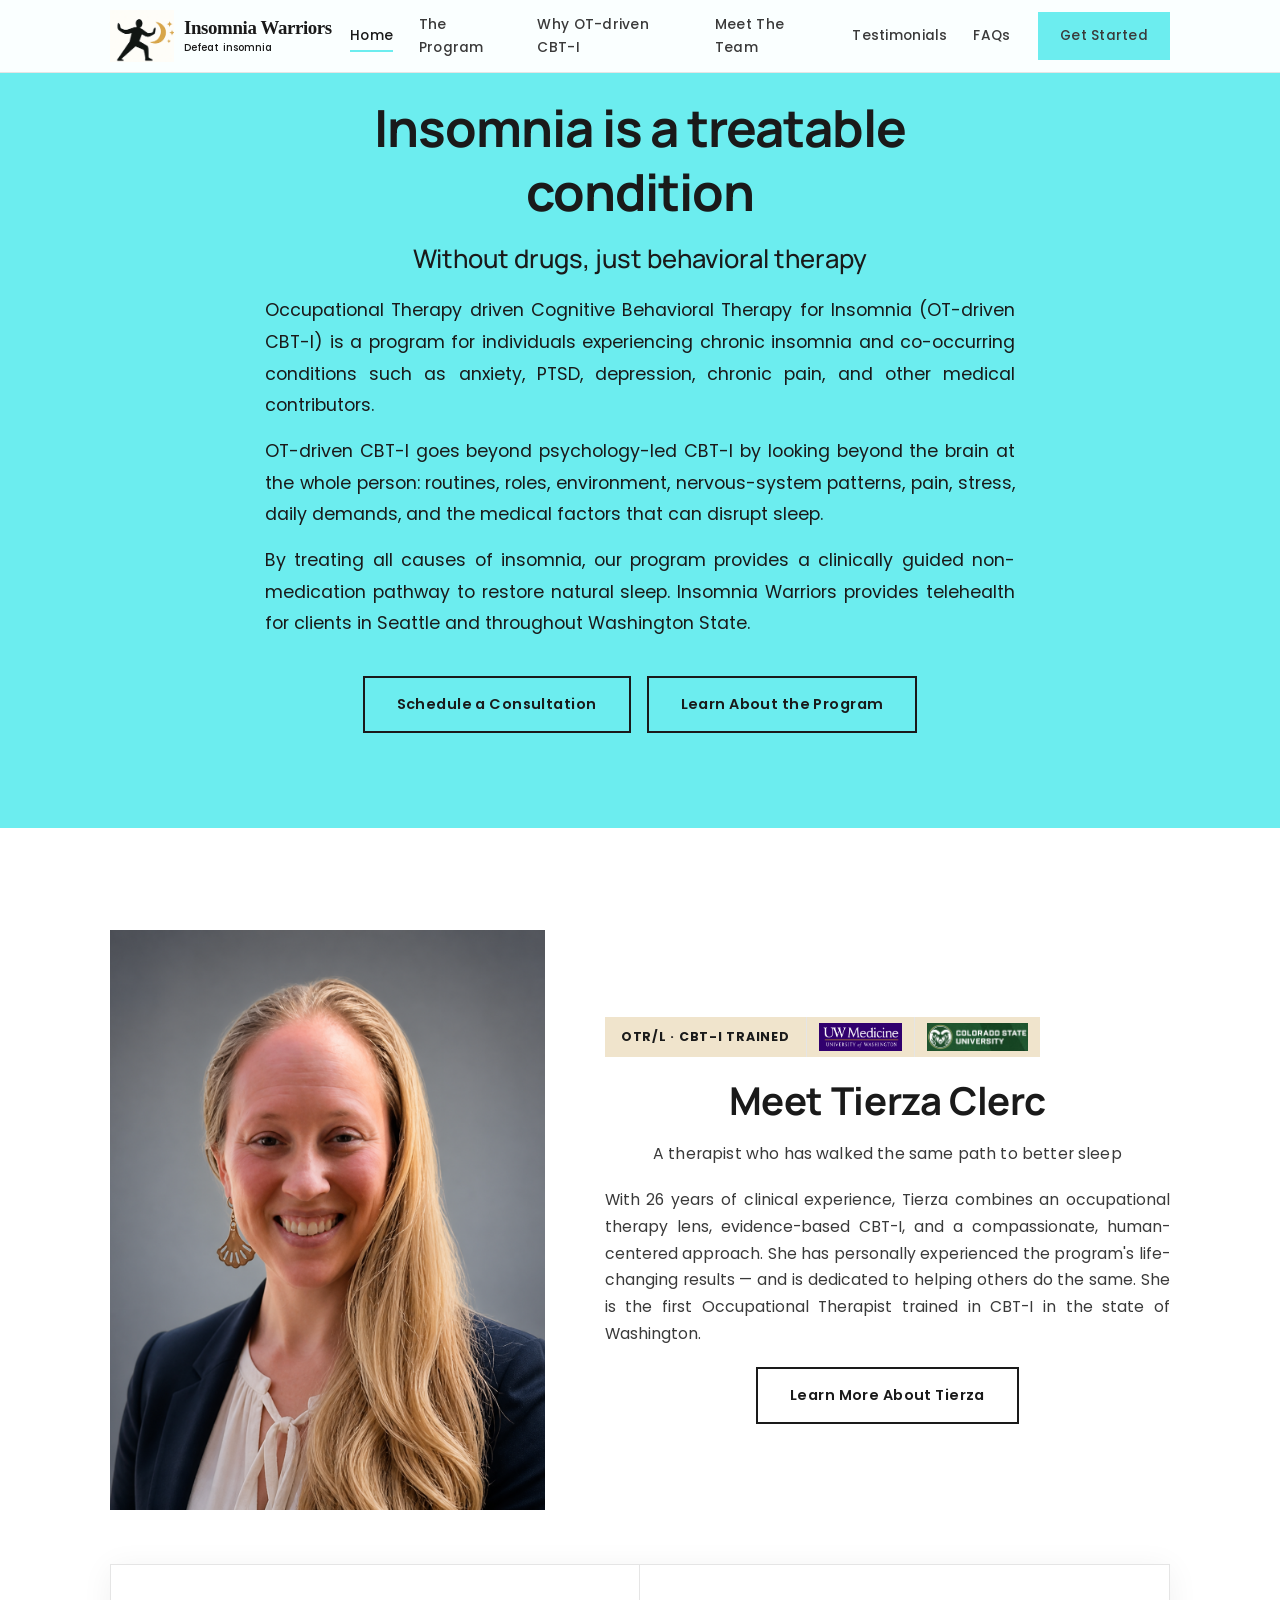
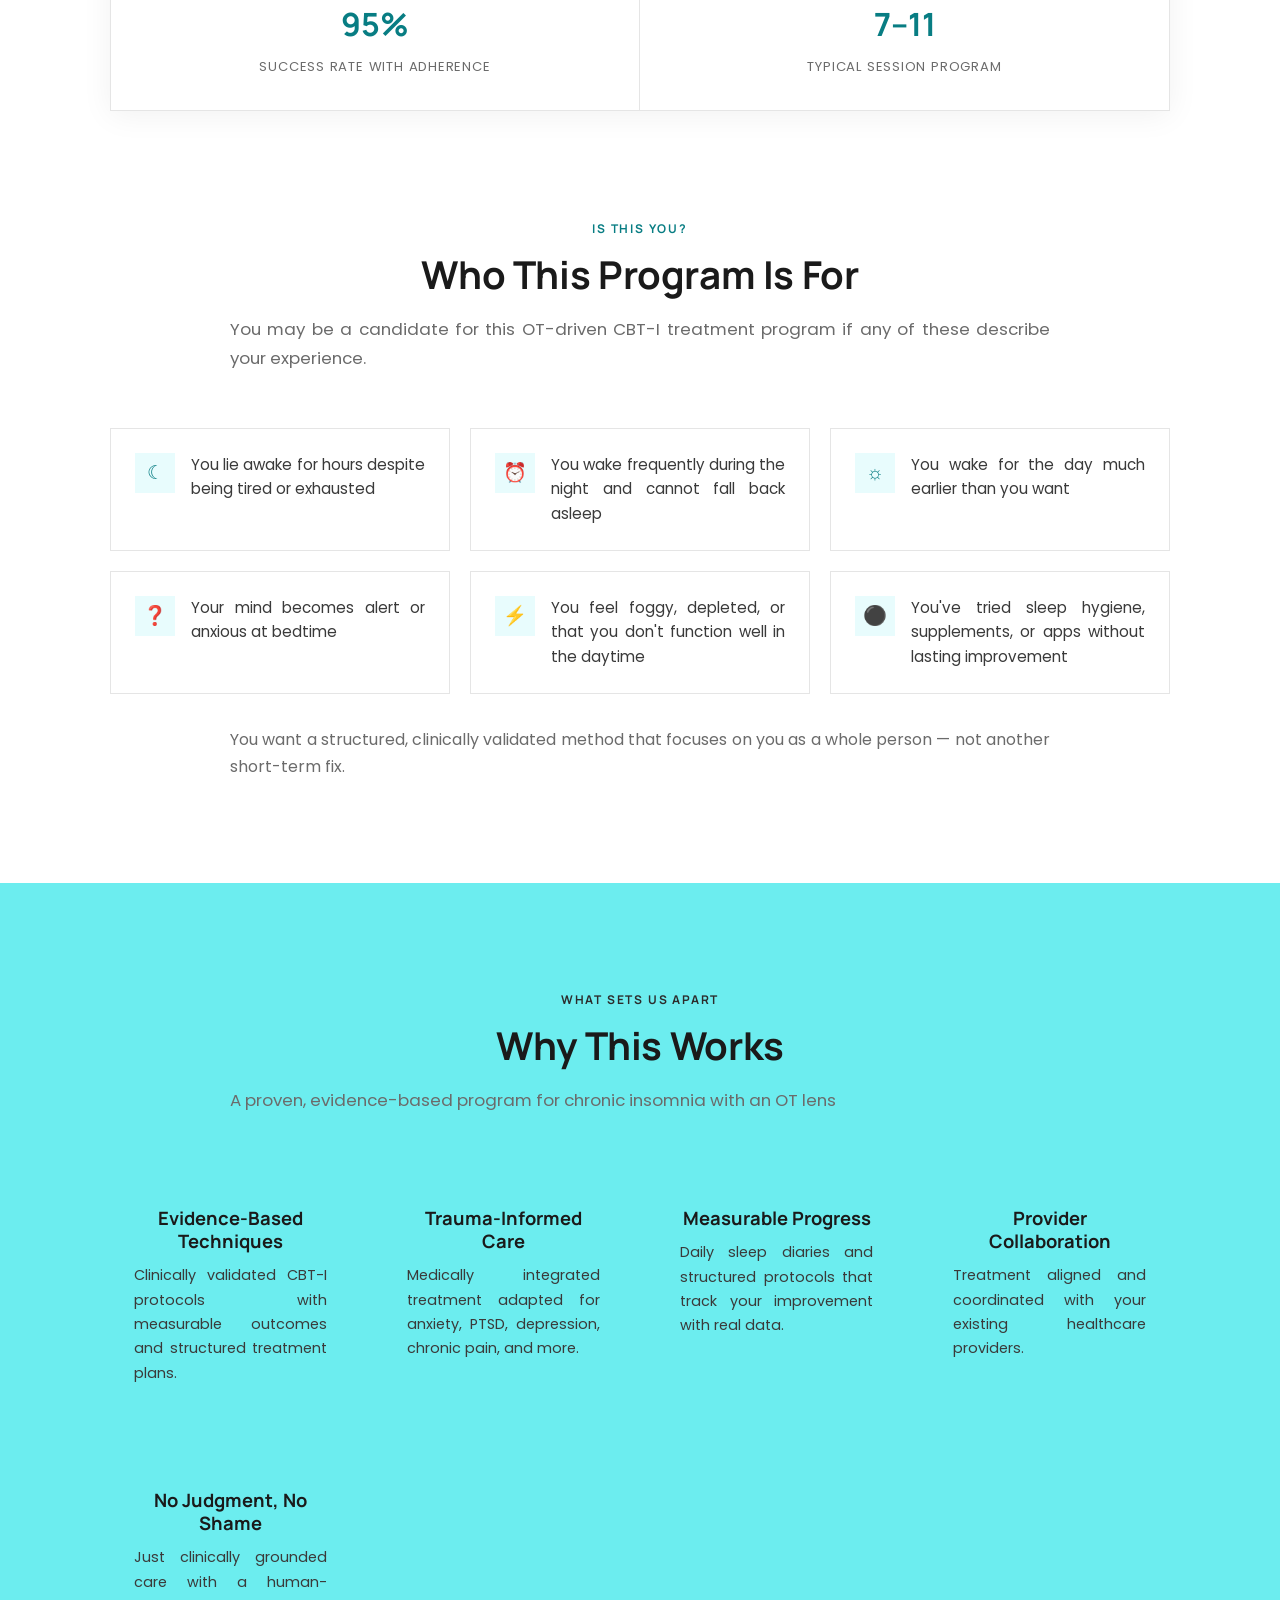
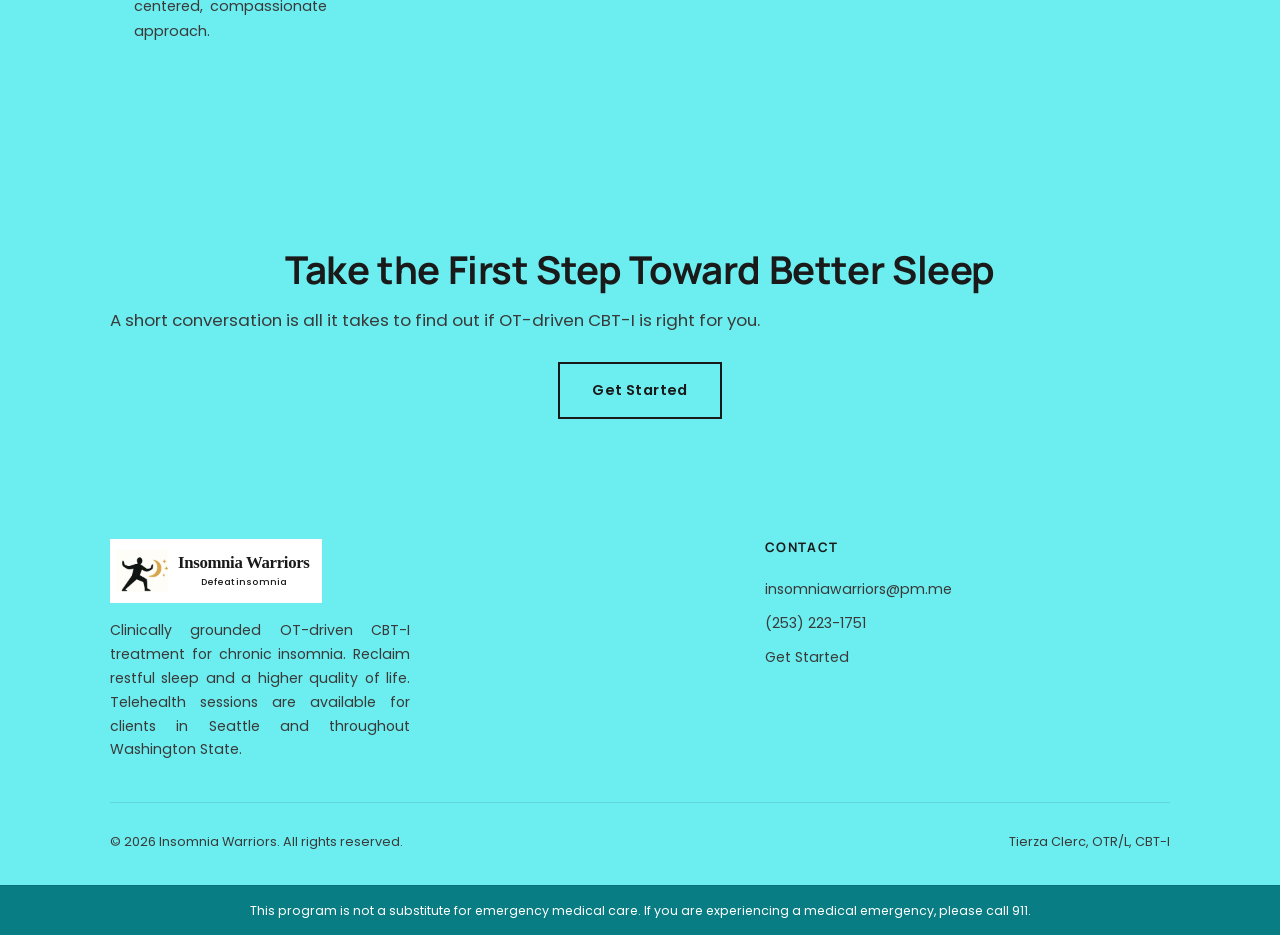
<file: index.html>
<!DOCTYPE html>
<html lang="en">
<head>
  <meta charset="UTF-8">
  <meta name="viewport" content="width=device-width, initial-scale=1.0">
  <title>Insomnia Warriors — Clinical OT-driven CBT-I Program for Chronic Insomnia</title>
  <meta name="description" content="Insomnia Warriors delivers a clinically grounded OT-driven CBT-I program to help you reclaim restful sleep. Led by Tierza Clerc, OTR/L, CBT-I — 26 years of clinical experience.">
  <meta name="robots" content="max-image-preview:large">
  <link rel="canonical" href="https://www.insomniawarriors.com/">
  <meta property="og:title" content="Insomnia Warriors — Clinical OT-driven CBT-I Program for Chronic Insomnia">
  <meta property="og:description" content="Insomnia Warriors delivers a clinically grounded OT-driven CBT-I program to help you reclaim restful sleep. Led by Tierza Clerc, OTR/L, CBT-I — 26 years of clinical experience.">
  <meta property="og:image" content="https://www.insomniawarriors.com/images/social-preview.png">
  <meta property="og:image:width" content="1200">
  <meta property="og:image:height" content="630">
  <meta property="og:image:alt" content="Insomnia Warriors logo with the tagline Defeat insomnia">
  <meta property="og:url" content="https://www.insomniawarriors.com/">
  <meta property="og:type" content="website">
  <meta property="og:site_name" content="Insomnia Warriors">
  <meta name="twitter:card" content="summary_large_image">
  <meta name="twitter:title" content="Insomnia Warriors — Clinical OT-driven CBT-I Program for Chronic Insomnia">
  <meta name="twitter:description" content="Insomnia Warriors delivers a clinically grounded OT-driven CBT-I program to help you reclaim restful sleep. Led by Tierza Clerc, OTR/L, CBT-I — 26 years of clinical experience.">
  <meta name="twitter:image" content="https://www.insomniawarriors.com/images/social-preview.png">
  <meta name="twitter:image:alt" content="Insomnia Warriors logo with the tagline Defeat insomnia">
  <link rel="icon" type="image/png" sizes="32x32" href="images/favicons/favicon-32x32.png">
  <link rel="icon" type="image/png" sizes="16x16" href="images/favicons/favicon-16x16.png">
  <link rel="icon" href="images/favicons/favicon.ico" sizes="any">
  <link rel="apple-touch-icon" sizes="180x180" href="images/favicons/apple-touch-icon.png">
  <link rel="manifest" href="site.webmanifest">
  <meta name="theme-color" content="#6CEDEF">
  <link rel="preconnect" href="https://fonts.googleapis.com">
  <link rel="preconnect" href="https://fonts.gstatic.com" crossorigin>
  <link href="https://fonts.googleapis.com/css2?family=Manrope:wght@500;700&family=Poppins:ital,wght@0,300;0,400;0,500;0,600;0,700;1,400&display=swap" rel="stylesheet">
  <link rel="stylesheet" href="styles.css?v=20260510e">
  <script type="application/ld+json">
  {
    "@context": "https://schema.org",
    "@type": "MedicalBusiness",
    "name": "Insomnia Warriors",
    "description": "OT-driven CBT-I (Occupational Therapy driven Cognitive Behavioral Therapy for Insomnia) treatment program for chronic insomnia. Led by Tierza Clerc, OTR/L, CBT-I, the first OT trained in CBT-I in Washington State with 26 years of clinical experience.",
    "url": "https://www.insomniawarriors.com/",
    "logo": "https://www.insomniawarriors.com/images/logo-wide.png",
    "image": "https://www.insomniawarriors.com/images/tierza-clerc-ot-driven-cbti-seattle.png",
    "email": "insomniawarriors@pm.me",
    "telephone": "+1-253-223-1751",
    "founder": {
        "@type": "Person",
        "name": "Tierza Clerc",
        "jobTitle": "Occupational Therapist & CBT-I Provider",
        "description": "26 years of clinical experience in occupational therapy and medical massage. CBT-I trained.",
        "credential": [
            {
                "@type": "EducationalOccupationalCredential",
                "credentialCategory": "OTR/L"
            },
            {
                "@type": "EducationalOccupationalCredential",
                "credentialCategory": "CBT-I Certified"
            }
        ],
        "alumniOf": [
            {
                "@type": "CollegeOrUniversity",
                "name": "UW Medicine",
                "url": "https://www.uwmedicine.org"
            },
            {
                "@type": "CollegeOrUniversity",
                "name": "Colorado State University",
                "url": "https://www.colostate.edu"
            }
        ]
    },
    "medicalSpecialty": "Occupational Therapy",
    "hasOfferCatalog": {
        "@type": "OfferCatalog",
        "name": "CBT-I Treatment Program",
        "itemListElement": [
            {
                "@type": "MedicalTherapy",
                "name": "Cognitive Behavioral Therapy for Insomnia (CBT-I)",
                "description": "A clinically grounded OT-driven CBT-I treatment program for chronic insomnia. Includes clinical assessment, sleep diaries, personalized treatment plans, weekly sessions, and co-occurring condition integration.",
                "relevantSpecialty": "Occupational Therapy"
            }
        ]
    },
    "paymentAccepted": "HSA, FSA",
    "sameAs": []
}
  </script>
</head>
<body>

  <!-- ====== HEADER ====== -->
  <header class="site-header" id="site-header">
    <div class="container header-inner">
      <a href="index.html" class="logo-lockup logo-lockup-header" aria-label="Insomnia Warriors home">
        <img src="images/logo-cropped.png" alt="" class="logo-mark" aria-hidden="true">
        <span class="logo-type">
          <span class="logo-name">Insomnia Warriors</span>
          <span class="logo-tagline">Defeat insomnia</span>
        </span>
      </a>
      <nav class="nav-links" id="nav-links">
        <a href="index.html" class="active">Home</a>
        <a href="program.html">The Program</a>
        <a href="why-cbti.html">Why OT-driven CBT-I</a>
        <a href="about.html">Meet The Team</a>
        <a href="testimonials.html">Testimonials</a>
        <a href="faqs.html">FAQs</a>
        <a href="contact.html" class="btn btn-primary nav-cta">Get Started</a>
      </nav>
      <button class="nav-toggle" id="nav-toggle" aria-label="Toggle navigation" aria-controls="nav-links" aria-expanded="false">
        <span></span><span></span><span></span>
      </button>
    </div>
  </header>

  <main>
  <!-- ====== HERO ====== -->
  <section class="hero">
    <div class="container">
      <div class="hero-content">
        <h1>Insomnia is a treatable condition</h1>
        <h3 class="hero-subtitle">Without drugs, just behavioral therapy</h3>
        <p class="hero-copy">Occupational Therapy driven Cognitive Behavioral Therapy for Insomnia (OT-driven CBT-I) is a program for individuals experiencing chronic insomnia and co-occurring conditions such as anxiety, PTSD, depression, chronic pain, and other medical contributors.</p>
        <p class="hero-copy">OT-driven CBT-I goes beyond psychology-led CBT-I by looking beyond the brain at the whole person: routines, roles, environment, nervous-system patterns, pain, stress, daily demands, and the medical factors that can disrupt sleep.</p>
        <p class="hero-copy">By treating all causes of insomnia, our program provides a clinically guided non-medication pathway to restore natural sleep. Insomnia Warriors provides telehealth for clients in Seattle and throughout Washington State.</p>
        <div class="hero-actions">
          <a href="contact.html" class="btn btn-outline">Schedule a Consultation</a>
          <a href="program.html" class="btn btn-outline">Learn About the Program</a>
        </div>
      </div>
    </div>
  </section>

  <!-- ====== ABOUT TEASER ====== -->
  <section class="section section-cream">
    <div class="container">
      <div class="about-grid">
        <div class="about-image">
          <img src="images/tierza-clerc-ot-driven-cbti-seattle.png" alt="Tierza Clerc, OTR/L, CBT-I, Occupational Therapist providing CBT-I telehealth in Washington State">
        </div>
        <div class="about-content">
          <div class="credential-block">
            <span class="credential-tag">OTR/L · CBT-I Trained</span>
            <div class="credentials-bar">
              <a href="https://www.uwmedicine.org" target="_blank" rel="noopener"><img src="images/uw-medicine.png" alt="UW Medicine"></a>
              <a href="https://www.colostate.edu" target="_blank" rel="noopener"><img src="images/colorado-state.png" alt="Colorado State University"></a>
            </div>
          </div>
          <div class="split-lead">
            <h2>Meet Tierza Clerc</h2>
            <p class="subtitle">A therapist who has walked the same path to better sleep</p>
          </div>
          <p>With 26 years of clinical experience, Tierza combines an occupational therapy lens, evidence-based CBT-I, and a compassionate, human-centered approach. She has personally experienced the program's life-changing results — and is dedicated to helping others do the same. She is the first Occupational Therapist trained in CBT-I in the state of Washington.</p>
          <div class="cta-wrapper">
            <a href="about.html" class="btn btn-outline">Learn More About Tierza</a>
          </div>
        </div>
      </div>
    </div>
  </section>

  <!-- ====== STAT BAR ====== -->
  <div class="container">
    <div class="stat-bar">
      <div class="stat-item">
        <div class="stat-number">95%</div>
        <div class="stat-label">Success Rate with Adherence</div>
      </div>
      <div class="stat-item">
        <div class="stat-number">7–11</div>
        <div class="stat-label">Typical Session Program</div>
      </div>
    </div>
  </div>

  <!-- ====== WHO THIS IS FOR ====== -->
  <section class="section">
    <div class="container">
      <div class="section-header">
        <span class="section-label">Is This You?</span>
        <h2>Who This Program Is For</h2>
        <p>You may be a candidate for this OT-driven CBT-I treatment program if any of these describe your experience.</p>
      </div>
      <div class="symptoms-grid">
        <div class="symptom-card">
          <div class="symptom-icon">&#9790;</div>
          <p>You lie awake for hours despite being tired or exhausted</p>
        </div>
        <div class="symptom-card">
          <div class="symptom-icon">&#9200;</div>
          <p>You wake frequently during the night and cannot fall back asleep</p>
        </div>
        <div class="symptom-card">
          <div class="symptom-icon">&#9788;</div>
          <p>You wake for the day much earlier than you want</p>
        </div>
        <div class="symptom-card">
          <div class="symptom-icon">&#10067;</div>
          <p>Your mind becomes alert or anxious at bedtime</p>
        </div>
        <div class="symptom-card">
          <div class="symptom-icon">&#9889;</div>
          <p>You feel foggy, depleted, or that you don't function well in the daytime</p>
        </div>
        <div class="symptom-card">
          <div class="symptom-icon">&#9899;</div>
          <p>You've tried sleep hygiene, supplements, or apps without lasting improvement</p>
        </div>
      </div>
      <p class="mt-4 section-footnote">You want a structured, clinically validated method that focuses on you as a whole person — not another short-term fix.</p>
    </div>
  </section>

  <!-- ====== WHY THIS WORKS ====== -->
  <section class="section section-dark">
    <div class="container">
      <div class="section-header">
        <span class="section-label">What Sets Us Apart</span>
        <h2>Why This Works</h2>
        <p>A proven, evidence-based program for chronic insomnia with an OT lens</p>
      </div>
      <div class="diff-grid">
        <div class="diff-card">
          <h4>Evidence-Based Techniques</h4>
          <p>Clinically validated CBT-I protocols with measurable outcomes and structured treatment plans.</p>
        </div>
        <div class="diff-card">
          <h4>Trauma-Informed Care</h4>
          <p>Medically integrated treatment adapted for anxiety, PTSD, depression, chronic pain, and more.</p>
        </div>
        <div class="diff-card">
          <h4>Measurable Progress</h4>
          <p>Daily sleep diaries and structured protocols that track your improvement with real data.</p>
        </div>
        <div class="diff-card">
          <h4>Provider Collaboration</h4>
          <p>Treatment aligned and coordinated with your existing healthcare providers.</p>
        </div>
        <div class="diff-card">
          <h4>No Judgment, No Shame</h4>
          <p>Just clinically grounded care with a human-centered, compassionate approach.</p>
        </div>
      </div>
    </div>
  </section>

  <!-- ====== CTA ====== -->
  <section class="cta-banner">
    <div class="container">
      <h2>Take the First Step Toward Better Sleep</h2>
      <p>A short conversation is all it takes to find out if OT-driven CBT-I is right for you.</p>
      <a href="contact.html" class="btn btn-outline">Get Started</a>
    </div>
  </section>
  </main>

  <!-- ====== FOOTER ====== -->
  <footer class="site-footer">
    <div class="container">
      <div class="footer-grid">
        <div class="footer-brand">
          <a href="index.html" class="logo-lockup logo-lockup-footer" aria-label="Insomnia Warriors home">
            <img src="images/logo-cropped.png" alt="" class="logo-mark" aria-hidden="true">
            <span class="logo-type">
              <span class="logo-name">Insomnia Warriors</span>
              <span class="logo-tagline">Defeat insomnia</span>
            </span>
          </a>
          <p>Clinically grounded OT-driven CBT-I treatment for chronic insomnia. Reclaim restful sleep and a higher quality of life. Telehealth sessions are available for clients in Seattle and throughout Washington State.</p>
        </div>
        <div class="footer-links">
          <h4>Contact</h4>
          <a href="mailto:insomniawarriors@pm.me" aria-label="Email Insomnia Warriors" title="Email Insomnia Warriors">insomniawarriors@pm.me</a>
          <a href="tel:+12532231751" aria-label="Call Insomnia Warriors" title="Call Insomnia Warriors">(253) 223-1751</a>
          <a href="contact.html">Get Started</a>
        </div>
      </div>
      <div class="footer-bottom">
        <span>&copy; 2026 Insomnia Warriors. All rights reserved.</span>
        <span>Tierza Clerc, OTR/L, CBT-I</span>
      </div>
    </div>
  </footer>
  <div class="disclaimer">This program is not a substitute for emergency medical care. If you are experiencing a medical emergency, please call 911.</div>

  <script>
    const header = document.getElementById('site-header');
    const navToggle = document.getElementById('nav-toggle');
    const navLinks = document.getElementById('nav-links');
    window.addEventListener('scroll', () => header.classList.toggle('scrolled', window.scrollY > 40));
    navToggle.addEventListener('click', () => {
      const isOpen = navLinks.classList.toggle('open');
      navToggle.setAttribute('aria-expanded', String(isOpen));
      document.body.classList.toggle('nav-open', isOpen);
    });
    navLinks.addEventListener('click', (event) => {
      if (event.target.tagName !== 'A') return;
      navLinks.classList.remove('open');
      navToggle.setAttribute('aria-expanded', 'false');
      document.body.classList.remove('nav-open');
    });
  </script>
</body>
</html>
</file>
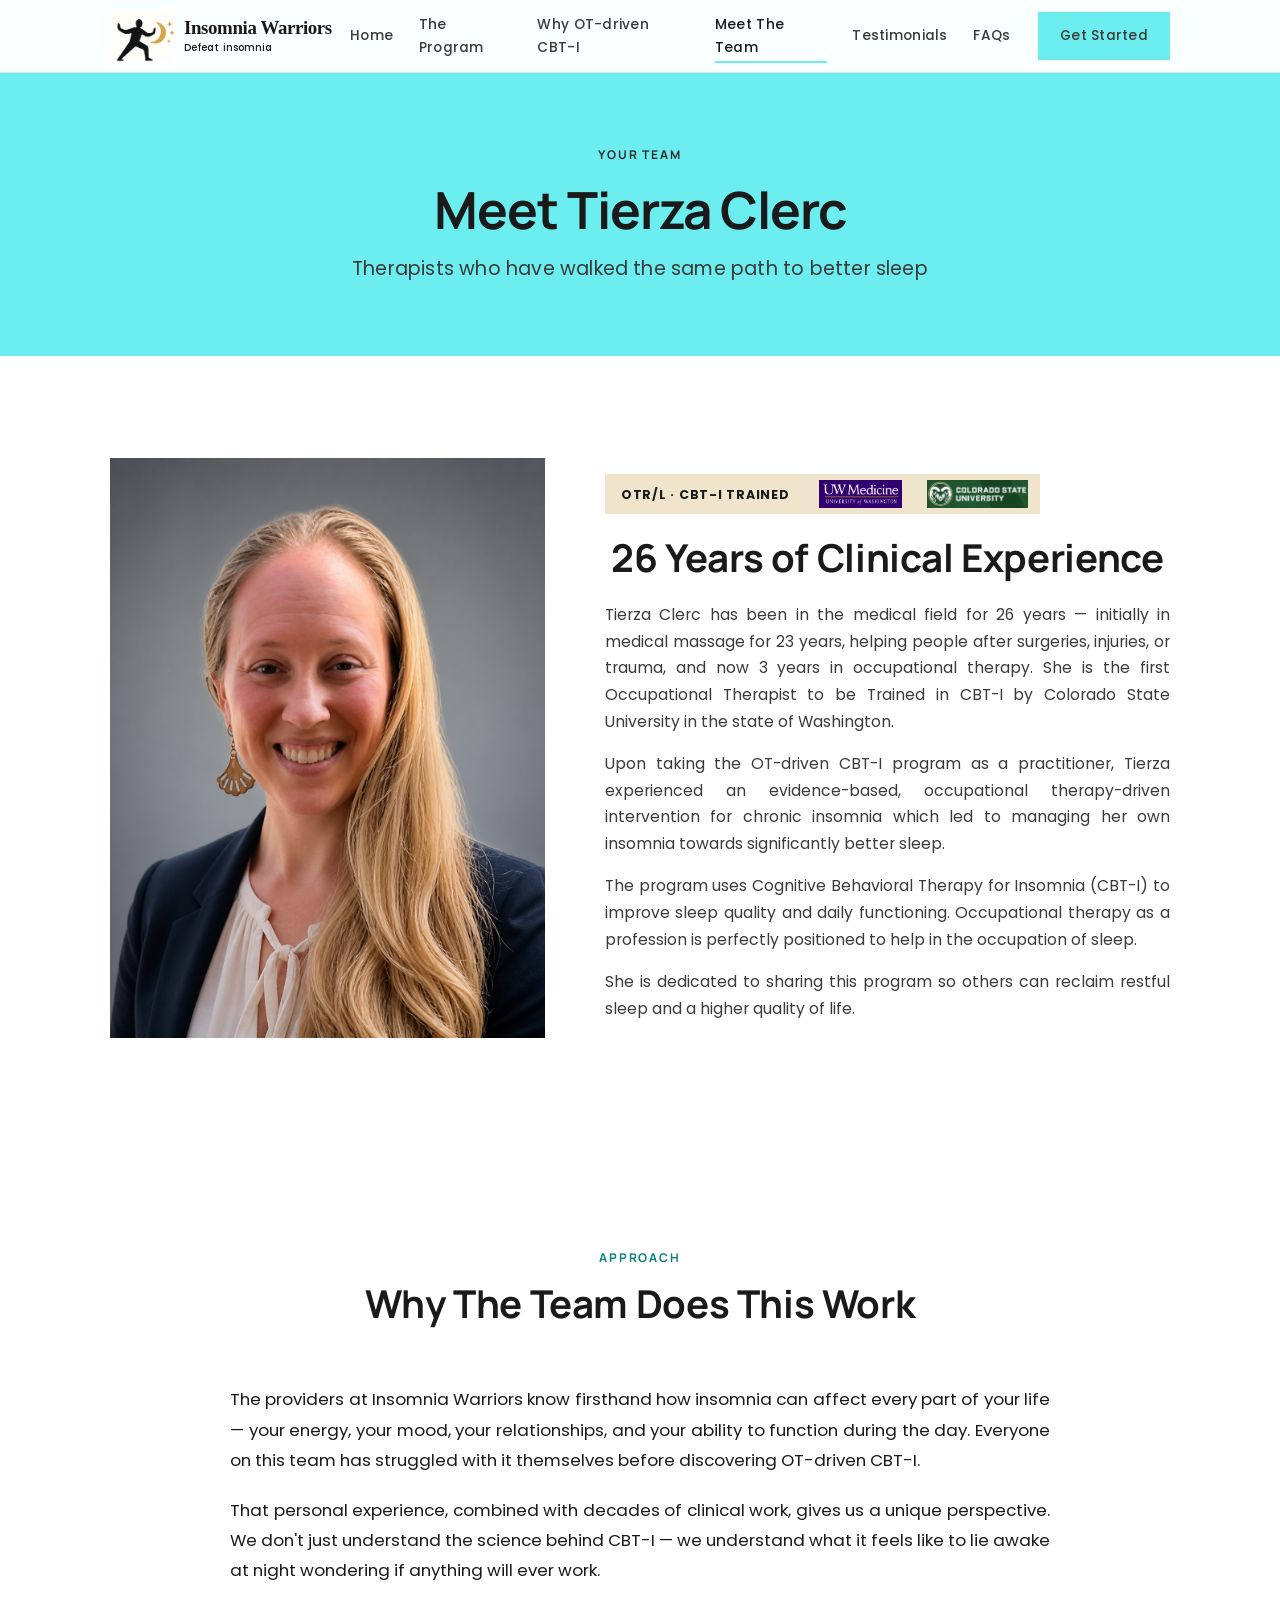
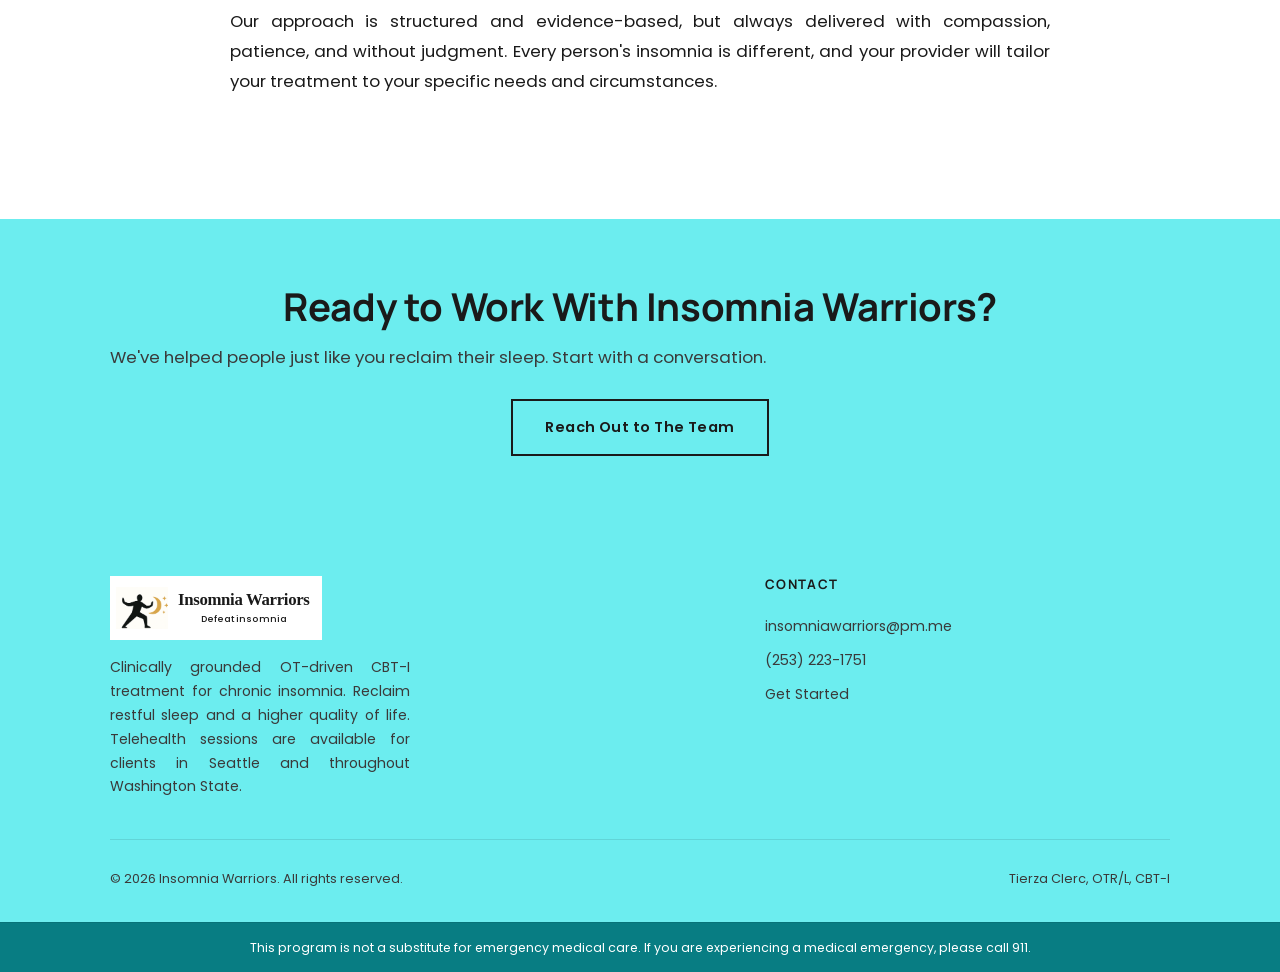
<file: about.html>
<!DOCTYPE html>
<html lang="en">
<head>
  <meta charset="UTF-8">
  <meta name="viewport" content="width=device-width, initial-scale=1.0">
  <title>Meet Tierza Clerc — Insomnia Warriors</title>
  <meta name="description" content="Meet Tierza Clerc, OTR/L, CBT-I — the first OT trained in CBT-I in Washington State with 26 years of clinical experience. She has walked the same path to better sleep.">
  <meta name="robots" content="max-image-preview:large">
  <link rel="canonical" href="https://www.insomniawarriors.com/about.html">
  <meta property="og:title" content="Meet Tierza Clerc — Insomnia Warriors">
  <meta property="og:description" content="Meet Tierza Clerc, OTR/L, CBT-I — the first OT trained in CBT-I in Washington State with 26 years of clinical experience. She has walked the same path to better sleep.">
  <meta property="og:image" content="https://www.insomniawarriors.com/images/tierza-clerc-ot-driven-cbti-seattle.png">
  <meta property="og:image:width" content="1092">
  <meta property="og:image:height" content="1441">
  <meta property="og:image:alt" content="Tierza Clerc, OTR/L, CBT-I, Occupational Therapist providing CBT-I telehealth in Washington State">
  <meta property="og:url" content="https://www.insomniawarriors.com/about.html">
  <meta property="og:type" content="website">
  <meta property="og:site_name" content="Insomnia Warriors">
  <meta name="twitter:card" content="summary_large_image">
  <meta name="twitter:title" content="Meet Tierza Clerc — Insomnia Warriors">
  <meta name="twitter:description" content="Meet Tierza Clerc, OTR/L, CBT-I — the first OT trained in CBT-I in Washington State with 26 years of clinical experience. She has walked the same path to better sleep.">
  <meta name="twitter:image" content="https://www.insomniawarriors.com/images/tierza-clerc-ot-driven-cbti-seattle.png">
  <meta name="twitter:image:alt" content="Tierza Clerc, OTR/L, CBT-I, Occupational Therapist providing CBT-I telehealth in Washington State">
  <link rel="icon" type="image/png" sizes="32x32" href="images/favicons/favicon-32x32.png">
  <link rel="icon" type="image/png" sizes="16x16" href="images/favicons/favicon-16x16.png">
  <link rel="icon" href="images/favicons/favicon.ico" sizes="any">
  <link rel="apple-touch-icon" sizes="180x180" href="images/favicons/apple-touch-icon.png">
  <link rel="manifest" href="site.webmanifest">
  <meta name="theme-color" content="#6CEDEF">
  <link rel="preconnect" href="https://fonts.googleapis.com">
  <link rel="preconnect" href="https://fonts.gstatic.com" crossorigin>
  <link href="https://fonts.googleapis.com/css2?family=Manrope:wght@500;700&family=Poppins:ital,wght@0,300;0,400;0,500;0,600;0,700;1,400&display=swap" rel="stylesheet">
  <link rel="stylesheet" href="styles.css?v=20260510e">
  <script type="application/ld+json">
  {
    "@context": "https://schema.org",
    "@graph": [
        {
            "@type": "ProfilePage",
            "@id": "https://www.insomniawarriors.com/about.html#webpage",
            "name": "Meet Tierza Clerc — Insomnia Warriors",
            "description": "Meet Tierza Clerc, OTR/L, CBT-I — the first OT trained in CBT-I in Washington State with 26 years of clinical experience. She has walked the same path to better sleep.",
            "url": "https://www.insomniawarriors.com/about.html",
            "primaryImageOfPage": {
                "@type": "ImageObject",
                "url": "https://www.insomniawarriors.com/images/tierza-clerc-ot-driven-cbti-seattle.png"
            },
            "mainEntity": {
                "@id": "https://www.insomniawarriors.com/about.html#tierza-clerc"
            }
        },
        {
            "@type": "Person",
            "@id": "https://www.insomniawarriors.com/about.html#tierza-clerc",
            "name": "Tierza Clerc",
            "jobTitle": "Occupational Therapist & CBT-I Provider",
            "description": "Tierza Clerc has been in the medical field for 26 years in occupational therapy and medical massage. She is OTR/L and CBT-I trained and dedicated to helping people reclaim restful sleep.",
            "image": "https://www.insomniawarriors.com/images/tierza-clerc-ot-driven-cbti-seattle.png",
            "url": "https://www.insomniawarriors.com/about.html",
            "worksFor": {
                "@type": "MedicalBusiness",
                "name": "Insomnia Warriors",
                "url": "https://www.insomniawarriors.com/"
            },
            "credential": [
                {
                    "@type": "EducationalOccupationalCredential",
                    "credentialCategory": "OTR/L"
                },
                {
                    "@type": "EducationalOccupationalCredential",
                    "credentialCategory": "CBT-I Certified"
                }
            ],
            "alumniOf": [
                {
                    "@type": "CollegeOrUniversity",
                    "name": "UW Medicine",
                    "url": "https://www.uwmedicine.org"
                },
                {
                    "@type": "CollegeOrUniversity",
                    "name": "Colorado State University",
                    "url": "https://www.colostate.edu"
                }
            ],
            "knowsAbout": [
                "Cognitive Behavioral Therapy for Insomnia",
                "CBT-I",
                "Occupational Therapy",
                "Chronic Insomnia",
                "Sleep Medicine"
            ]
        }
    ]
}
  </script>
</head>
<body>

  <!-- ====== HEADER ====== -->
  <header class="site-header" id="site-header">
    <div class="container header-inner">
      <a href="index.html" class="logo-lockup logo-lockup-header" aria-label="Insomnia Warriors home">
        <img src="images/logo-cropped.png" alt="" class="logo-mark" aria-hidden="true">
        <span class="logo-type">
          <span class="logo-name">Insomnia Warriors</span>
          <span class="logo-tagline">Defeat insomnia</span>
        </span>
      </a>
      <nav class="nav-links" id="nav-links">
        <a href="index.html">Home</a>
        <a href="program.html">The Program</a>
        <a href="why-cbti.html">Why OT-driven CBT-I</a>
        <a href="about.html" class="active">Meet The Team</a>
        <a href="testimonials.html">Testimonials</a>
        <a href="faqs.html">FAQs</a>
        <a href="contact.html" class="btn btn-primary nav-cta">Get Started</a>
      </nav>
      <button class="nav-toggle" id="nav-toggle" aria-label="Toggle navigation" aria-controls="nav-links" aria-expanded="false">
        <span></span><span></span><span></span>
      </button>
    </div>
  </header>

  <main>
  <!-- ====== PAGE HEADER ====== -->
  <section class="page-header">
    <div class="container">
      <span class="section-label">Your Team</span>
      <h1>Meet Tierza Clerc</h1>
      <p class="subtitle">Therapists who have walked the same path to better sleep</p>
    </div>
  </section>

  <!-- ====== ABOUT ====== -->
  <section class="section">
    <div class="container">
      <div class="about-grid">
        <div class="about-image">
          <img src="images/tierza-clerc-ot-driven-cbti-seattle.png" alt="Tierza Clerc, OTR/L, CBT-I, Occupational Therapist providing CBT-I telehealth in Washington State">
        </div>
        <div class="about-content">
          <div class="credential-block">
            <span class="credential-tag">OTR/L · CBT-I Trained</span>
            <div class="credentials-bar">
              <a href="https://www.uwmedicine.org" target="_blank" rel="noopener"><img src="images/uw-medicine.png" alt="UW Medicine"></a>
              <a href="https://www.colostate.edu" target="_blank" rel="noopener"><img src="images/colorado-state.png" alt="Colorado State University"></a>
            </div>
          </div>
          <div class="split-lead">
            <h2>26 Years of Clinical Experience</h2>
          </div>
          <p>Tierza Clerc has been in the medical field for 26 years — initially in medical massage for 23 years, helping people after surgeries, injuries, or trauma, and now 3 years in occupational therapy. She is the first Occupational Therapist to be Trained in CBT-I by Colorado State University in the state of Washington.</p>
          <p>Upon taking the OT-driven CBT-I program as a practitioner, Tierza experienced an evidence-based, occupational therapy-driven intervention for chronic insomnia which led to managing her own insomnia towards significantly better sleep.</p>
          <p>The program uses Cognitive Behavioral Therapy for Insomnia (CBT-I) to improve sleep quality and daily functioning. Occupational therapy as a profession is perfectly positioned to help in the occupation of sleep.</p>
          <p>She is dedicated to sharing this program so others can reclaim restful sleep and a higher quality of life.</p>
        </div>
      </div>
    </div>
  </section>

  <!-- ====== PHILOSOPHY ====== -->
  <section class="section section-cream">
    <div class="container">
      <div class="section-header">
        <span class="section-label">Approach</span>
        <h2>Why The Team Does This Work</h2>
      </div>
      <div class="prose-block">
        <p>The providers at Insomnia Warriors know firsthand how insomnia can affect every part of your life — your energy, your mood, your relationships, and your ability to function during the day. Everyone on this team has struggled with it themselves before discovering OT-driven CBT-I.</p>
        <p>That personal experience, combined with decades of clinical work, gives us a unique perspective. We don't just understand the science behind CBT-I — we understand what it feels like to lie awake at night wondering if anything will ever work.</p>
        <p>Our approach is structured and evidence-based, but always delivered with compassion, patience, and without judgment. Every person's insomnia is different, and your provider will tailor your treatment to your specific needs and circumstances.</p>
      </div>
    </div>
  </section>

  <!-- ====== CTA ====== -->
  <section class="cta-banner">
    <div class="container">
      <h2>Ready to Work With Insomnia Warriors?</h2>
      <p>We've helped people just like you reclaim their sleep. Start with a conversation.</p>
      <a href="contact.html" class="btn btn-outline">Reach Out to The Team</a>
    </div>
  </section>
  </main>

  <!-- ====== FOOTER ====== -->
  <footer class="site-footer">
    <div class="container">
      <div class="footer-grid">
        <div class="footer-brand">
          <a href="index.html" class="logo-lockup logo-lockup-footer" aria-label="Insomnia Warriors home">
            <img src="images/logo-cropped.png" alt="" class="logo-mark" aria-hidden="true">
            <span class="logo-type">
              <span class="logo-name">Insomnia Warriors</span>
              <span class="logo-tagline">Defeat insomnia</span>
            </span>
          </a>
          <p>Clinically grounded OT-driven CBT-I treatment for chronic insomnia. Reclaim restful sleep and a higher quality of life. Telehealth sessions are available for clients in Seattle and throughout Washington State.</p>
        </div>
        <div class="footer-links">
          <h4>Contact</h4>
          <a href="mailto:insomniawarriors@pm.me" aria-label="Email Insomnia Warriors" title="Email Insomnia Warriors">insomniawarriors@pm.me</a>
          <a href="tel:+12532231751" aria-label="Call Insomnia Warriors" title="Call Insomnia Warriors">(253) 223-1751</a>
          <a href="contact.html">Get Started</a>
        </div>
      </div>
      <div class="footer-bottom">
        <span>&copy; 2026 Insomnia Warriors. All rights reserved.</span>
        <span>Tierza Clerc, OTR/L, CBT-I</span>
      </div>
    </div>
  </footer>
  <div class="disclaimer">This program is not a substitute for emergency medical care. If you are experiencing a medical emergency, please call 911.</div>

  <script>
    const header = document.getElementById('site-header');
    const navToggle = document.getElementById('nav-toggle');
    const navLinks = document.getElementById('nav-links');
    window.addEventListener('scroll', () => header.classList.toggle('scrolled', window.scrollY > 40));
    navToggle.addEventListener('click', () => {
      const isOpen = navLinks.classList.toggle('open');
      navToggle.setAttribute('aria-expanded', String(isOpen));
      document.body.classList.toggle('nav-open', isOpen);
    });
    navLinks.addEventListener('click', (event) => {
      if (event.target.tagName !== 'A') return;
      navLinks.classList.remove('open');
      navToggle.setAttribute('aria-expanded', 'false');
      document.body.classList.remove('nav-open');
    });
  </script>
</body>
</html>
</file>
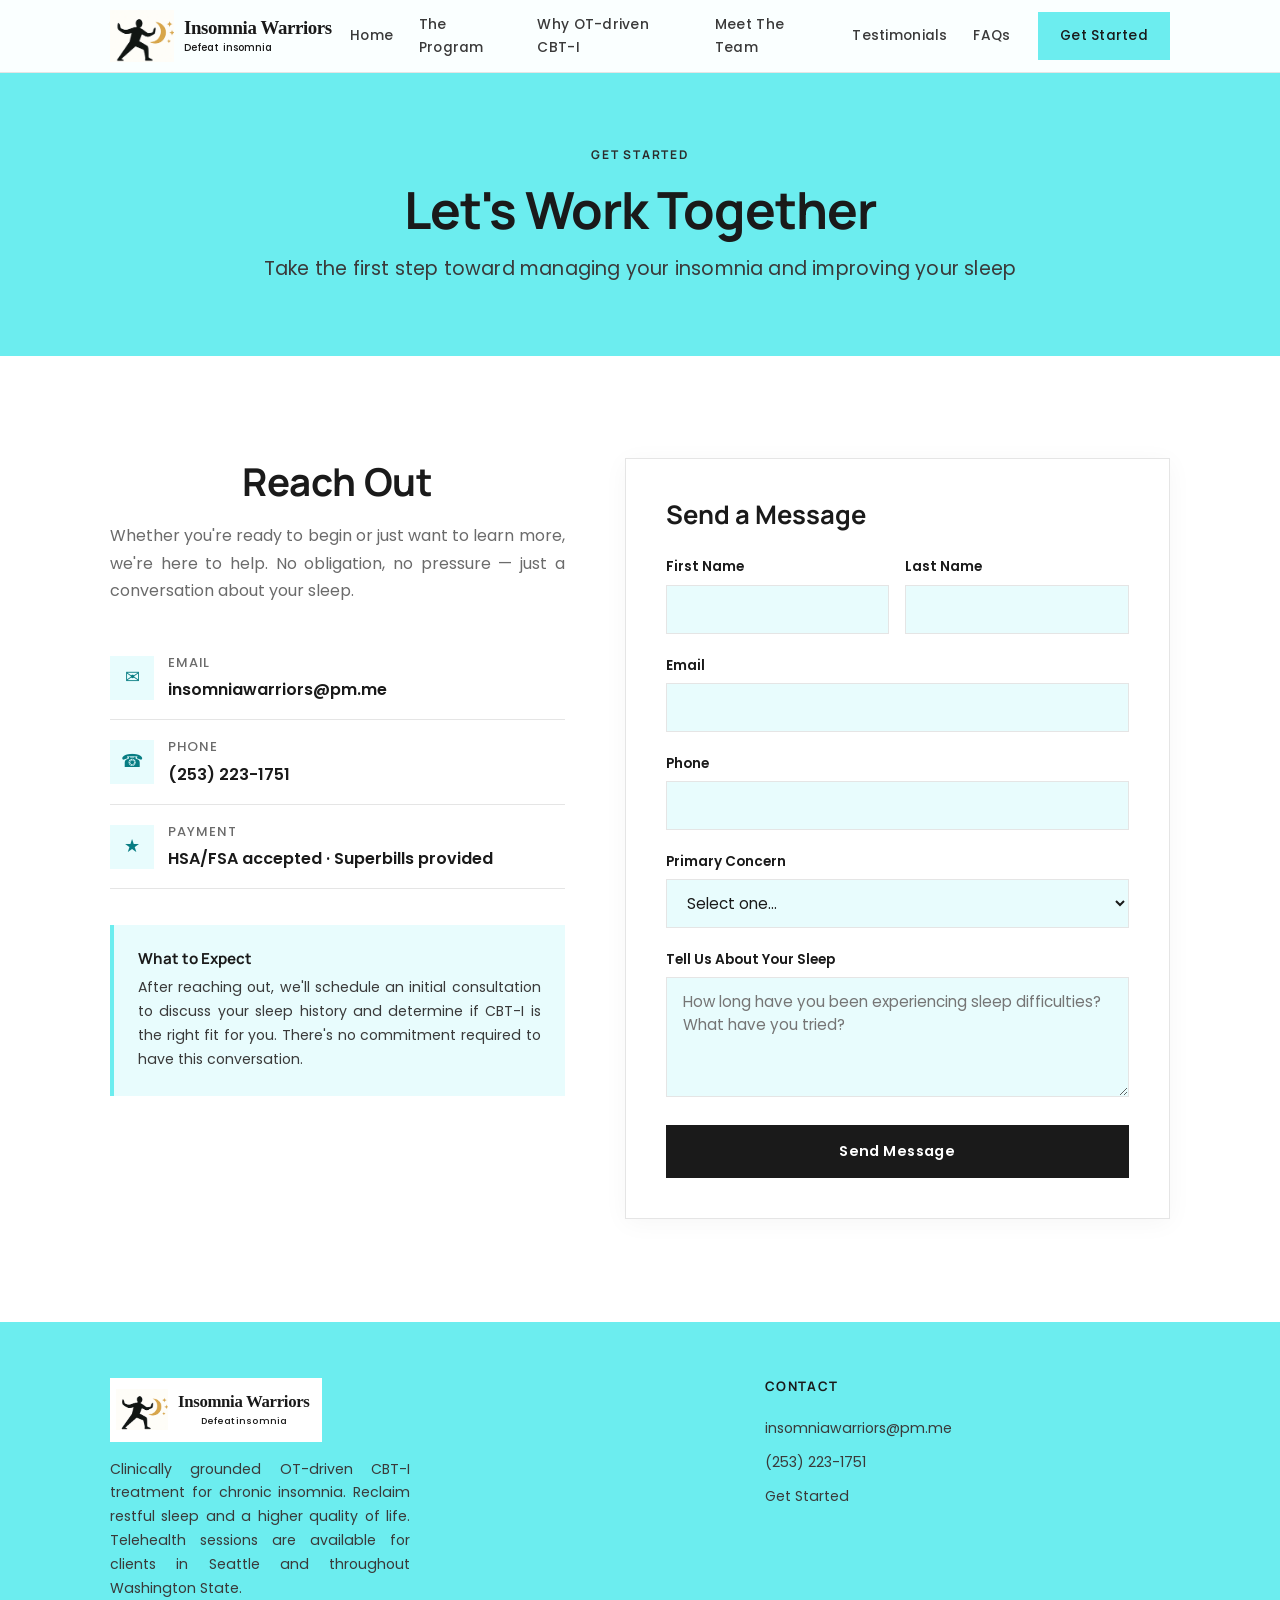
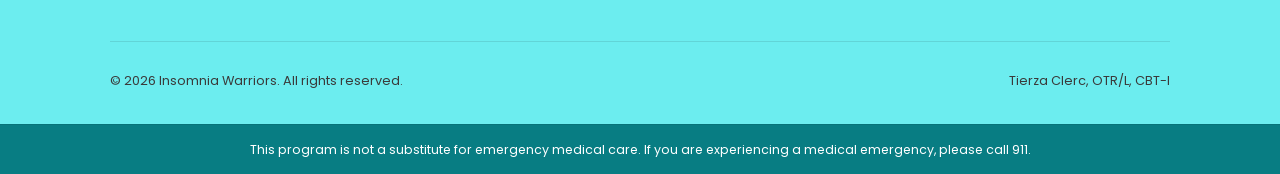
<file: contact.html>
<!DOCTYPE html>
<html lang="en">
<head>
  <meta charset="UTF-8">
  <meta name="viewport" content="width=device-width, initial-scale=1.0">
  <title>Contact — Insomnia Warriors</title>
  <meta name="description" content="Get started with OT-driven CBT-I treatment. Contact Insomnia Warriors to schedule a consultation and take the first step toward better sleep.">
  <meta name="robots" content="max-image-preview:large">
  <link rel="canonical" href="https://www.insomniawarriors.com/contact.html">
  <meta property="og:title" content="Contact — Insomnia Warriors">
  <meta property="og:description" content="Get started with OT-driven CBT-I treatment. Contact Insomnia Warriors to schedule a consultation and take the first step toward better sleep.">
  <meta property="og:image" content="https://www.insomniawarriors.com/images/social-preview.png">
  <meta property="og:image:width" content="1200">
  <meta property="og:image:height" content="630">
  <meta property="og:image:alt" content="Insomnia Warriors logo with the tagline Defeat insomnia">
  <meta property="og:url" content="https://www.insomniawarriors.com/contact.html">
  <meta property="og:type" content="website">
  <meta property="og:site_name" content="Insomnia Warriors">
  <meta name="twitter:card" content="summary_large_image">
  <meta name="twitter:title" content="Contact — Insomnia Warriors">
  <meta name="twitter:description" content="Get started with OT-driven CBT-I treatment. Contact Insomnia Warriors to schedule a consultation and take the first step toward better sleep.">
  <meta name="twitter:image" content="https://www.insomniawarriors.com/images/social-preview.png">
  <meta name="twitter:image:alt" content="Insomnia Warriors logo with the tagline Defeat insomnia">
  <link rel="icon" type="image/png" sizes="32x32" href="images/favicons/favicon-32x32.png">
  <link rel="icon" type="image/png" sizes="16x16" href="images/favicons/favicon-16x16.png">
  <link rel="icon" href="images/favicons/favicon.ico" sizes="any">
  <link rel="apple-touch-icon" sizes="180x180" href="images/favicons/apple-touch-icon.png">
  <link rel="manifest" href="site.webmanifest">
  <meta name="theme-color" content="#6CEDEF">
  <link rel="preconnect" href="https://fonts.googleapis.com">
  <link rel="preconnect" href="https://fonts.gstatic.com" crossorigin>
  <link href="https://fonts.googleapis.com/css2?family=Manrope:wght@500;700&family=Poppins:ital,wght@0,300;0,400;0,500;0,600;0,700;1,400&display=swap" rel="stylesheet">
  <link rel="stylesheet" href="styles.css?v=20260510e">
  <script type="application/ld+json">
  {
    "@context": "https://schema.org",
    "@type": "ContactPage",
    "name": "Contact — Insomnia Warriors",
    "description": "Get started with OT-driven CBT-I treatment. Contact Insomnia Warriors to schedule a consultation and take the first step toward better sleep.",
    "url": "https://www.insomniawarriors.com/contact.html",
    "mainEntity": {
        "@type": "MedicalBusiness",
        "name": "Insomnia Warriors",
        "email": "insomniawarriors@pm.me",
        "telephone": "+1-253-223-1751",
        "url": "https://www.insomniawarriors.com/"
    }
}
  </script>
</head>
<body>

  <!-- ====== HEADER ====== -->
  <header class="site-header" id="site-header">
    <div class="container header-inner">
      <a href="index.html" class="logo-lockup logo-lockup-header" aria-label="Insomnia Warriors home">
        <img src="images/logo-cropped.png" alt="" class="logo-mark" aria-hidden="true">
        <span class="logo-type">
          <span class="logo-name">Insomnia Warriors</span>
          <span class="logo-tagline">Defeat insomnia</span>
        </span>
      </a>
      <nav class="nav-links" id="nav-links">
        <a href="index.html">Home</a>
        <a href="program.html">The Program</a>
        <a href="why-cbti.html">Why OT-driven CBT-I</a>
        <a href="about.html">Meet The Team</a>
        <a href="testimonials.html">Testimonials</a>
        <a href="faqs.html">FAQs</a>
        <a href="contact.html" class="btn btn-primary nav-cta active">Get Started</a>
      </nav>
      <button class="nav-toggle" id="nav-toggle" aria-label="Toggle navigation" aria-controls="nav-links" aria-expanded="false">
        <span></span><span></span><span></span>
      </button>
    </div>
  </header>

  <main>
  <!-- ====== PAGE HEADER ====== -->
  <section class="page-header">
    <div class="container">
      <span class="section-label">Get Started</span>
      <h1>Let's Work Together</h1>
      <p class="subtitle">Take the first step toward managing your insomnia and improving your sleep</p>
    </div>
  </section>

  <!-- ====== CONTACT ====== -->
  <section class="section">
    <div class="container">
      <div class="contact-grid">
        <div class="contact-info">
          <div class="split-lead">
            <h2>Reach Out</h2>
            <p>Whether you're ready to begin or just want to learn more, we're here to help. No obligation, no pressure — just a conversation about your sleep.</p>
          </div>

          <div class="contact-detail">
            <div class="icon-box">&#9993;</div>
            <div class="detail-text">
              <strong>Email</strong>
              <a href="mailto:insomniawarriors@pm.me">insomniawarriors@pm.me</a>
            </div>
          </div>

          <div class="contact-detail">
            <div class="icon-box">&#9742;</div>
            <div class="detail-text">
              <strong>Phone</strong>
              <a href="tel:+12532231751">(253) 223-1751</a>
            </div>
          </div>

          <div class="contact-detail">
            <div class="icon-box">&#9733;</div>
            <div class="detail-text">
              <strong>Payment</strong>
              <span>HSA/FSA accepted · Superbills provided</span>
            </div>
          </div>

          <div class="info-callout">
            <h4>What to Expect</h4>
            <p>After reaching out, we'll schedule an initial consultation to discuss your sleep history and determine if CBT-I is the right fit for you. There's no commitment required to have this conversation.</p>
          </div>
        </div>

        <div class="contact-form">
          <h3>Send a Message</h3>
          <form id="contact-form" onsubmit="return sendMail()">
            <div class="form-row">
              <div class="form-group">
                <label for="first-name">First Name</label>
                <input type="text" id="first-name" required aria-label="First name">
              </div>
              <div class="form-group">
                <label for="last-name">Last Name</label>
                <input type="text" id="last-name" required aria-label="Last name">
              </div>
            </div>
            <div class="form-group">
              <label for="email">Email</label>
              <input type="email" id="email" required aria-label="Email address">
            </div>
            <div class="form-group">
              <label for="phone">Phone</label>
              <input type="tel" id="phone" required aria-label="Phone number">
            </div>
            <div class="form-group">
              <label for="concern">Primary Concern</label>
              <select id="concern" aria-label="Primary concern">
                <option value="">Select one...</option>
                <option value="Difficulty falling asleep">Difficulty falling asleep</option>
                <option value="Frequent nighttime waking">Frequent nighttime waking</option>
                <option value="Waking too early">Waking too early</option>
                <option value="Anxiety at bedtime">Anxiety at bedtime</option>
                <option value="Daytime fatigue / fog">Daytime fatigue / fog</option>
                <option value="Sleep medication dependence">Sleep medication dependence</option>
                <option value="Other">Other</option>
              </select>
            </div>
            <div class="form-group">
              <label for="message">Tell Us About Your Sleep</label>
              <textarea id="message" placeholder="How long have you been experiencing sleep difficulties? What have you tried?" aria-label="Tell us about your sleep"></textarea>
            </div>
            <button type="submit" class="btn btn-primary">Send Message</button>
          </form>
          <div id="form-confirmation" style="display:none;text-align:center;padding:48px 24px;">
            <div style="font-size:2.5rem;margin-bottom:16px;">&#9993;</div>
            <h3 style="margin-bottom:12px;">Almost there!</h3>
            <p style="color:var(--text-light);max-width:400px;margin:0 auto 24px;">Your email client should now be open with your message ready to send. Please press <strong>Send</strong> in your email app to complete your inquiry.</p>
            <p style="font-size:0.85rem;color:var(--light-gray);">Didn't see your email app open? <a href="mailto:insomniawarriors@pm.me" style="color:var(--turquoise);">Click here to email us directly.</a></p>
          </div>
          <script>
            function sendMail() {
              var firstName = document.getElementById('first-name').value.trim();
              var lastName = document.getElementById('last-name').value.trim();
              var email = document.getElementById('email').value.trim();
              var phone = document.getElementById('phone').value.trim();
              var concern = document.getElementById('concern').value;
              var message = document.getElementById('message').value.trim();

              var emailPattern = /^[^\s@]+@[^\s@]+\.[^\s@]+$/;
              if (!emailPattern.test(email)) {
                alert('Please enter a valid email address.');
                document.getElementById('email').focus();
                return false;
              }

              var phoneClean = phone.replace(/[\s\-\(\)\.]/g, '');
              if (!/^\+?\d{10,15}$/.test(phoneClean)) {
                alert('Please enter a valid phone number (10-15 digits).');
                document.getElementById('phone').focus();
                return false;
              }

              var subject = 'CBT-I Inquiry from ' + firstName + ' ' + lastName;

              var body = 'Dear Tierza,\n\n';
              if (concern) {
                body += 'Concern: ' + concern + '.\n\n';
              }
              if (message) {
                body += message + '\n\n';
              }
              body += firstName + ' ' + lastName + '\n';
              body += email + '\n';
              body += phone;

              window.location.href = 'mailto:insomniawarriors@pm.me'
                + '?subject=' + encodeURIComponent(subject)
                + '&body=' + encodeURIComponent(body);

              document.getElementById('form-confirmation').style.display = 'block';
              document.getElementById('contact-form').style.display = 'none';

              return false;
            }
          </script>
        </div>
      </div>
    </div>
  </section>
  </main>

  <!-- ====== FOOTER ====== -->
  <footer class="site-footer">
    <div class="container">
      <div class="footer-grid">
        <div class="footer-brand">
          <a href="index.html" class="logo-lockup logo-lockup-footer" aria-label="Insomnia Warriors home">
            <img src="images/logo-cropped.png" alt="" class="logo-mark" aria-hidden="true">
            <span class="logo-type">
              <span class="logo-name">Insomnia Warriors</span>
              <span class="logo-tagline">Defeat insomnia</span>
            </span>
          </a>
          <p>Clinically grounded OT-driven CBT-I treatment for chronic insomnia. Reclaim restful sleep and a higher quality of life. Telehealth sessions are available for clients in Seattle and throughout Washington State.</p>
        </div>
        <div class="footer-links">
          <h4>Contact</h4>
          <a href="mailto:insomniawarriors@pm.me" aria-label="Email Insomnia Warriors" title="Email Insomnia Warriors">insomniawarriors@pm.me</a>
          <a href="tel:+12532231751" aria-label="Call Insomnia Warriors" title="Call Insomnia Warriors">(253) 223-1751</a>
          <a href="contact.html">Get Started</a>
        </div>
      </div>
      <div class="footer-bottom">
        <span>&copy; 2026 Insomnia Warriors. All rights reserved.</span>
        <span>Tierza Clerc, OTR/L, CBT-I</span>
      </div>
    </div>
  </footer>
  <div class="disclaimer">This program is not a substitute for emergency medical care. If you are experiencing a medical emergency, please call 911.</div>

  <script>
    const header = document.getElementById('site-header');
    const navToggle = document.getElementById('nav-toggle');
    const navLinks = document.getElementById('nav-links');
    window.addEventListener('scroll', () => header.classList.toggle('scrolled', window.scrollY > 40));
    navToggle.addEventListener('click', () => {
      const isOpen = navLinks.classList.toggle('open');
      navToggle.setAttribute('aria-expanded', String(isOpen));
      document.body.classList.toggle('nav-open', isOpen);
    });
    navLinks.addEventListener('click', (event) => {
      if (event.target.tagName !== 'A') return;
      navLinks.classList.remove('open');
      navToggle.setAttribute('aria-expanded', 'false');
      document.body.classList.remove('nav-open');
    });
  </script>
</body>
</html>
</file>
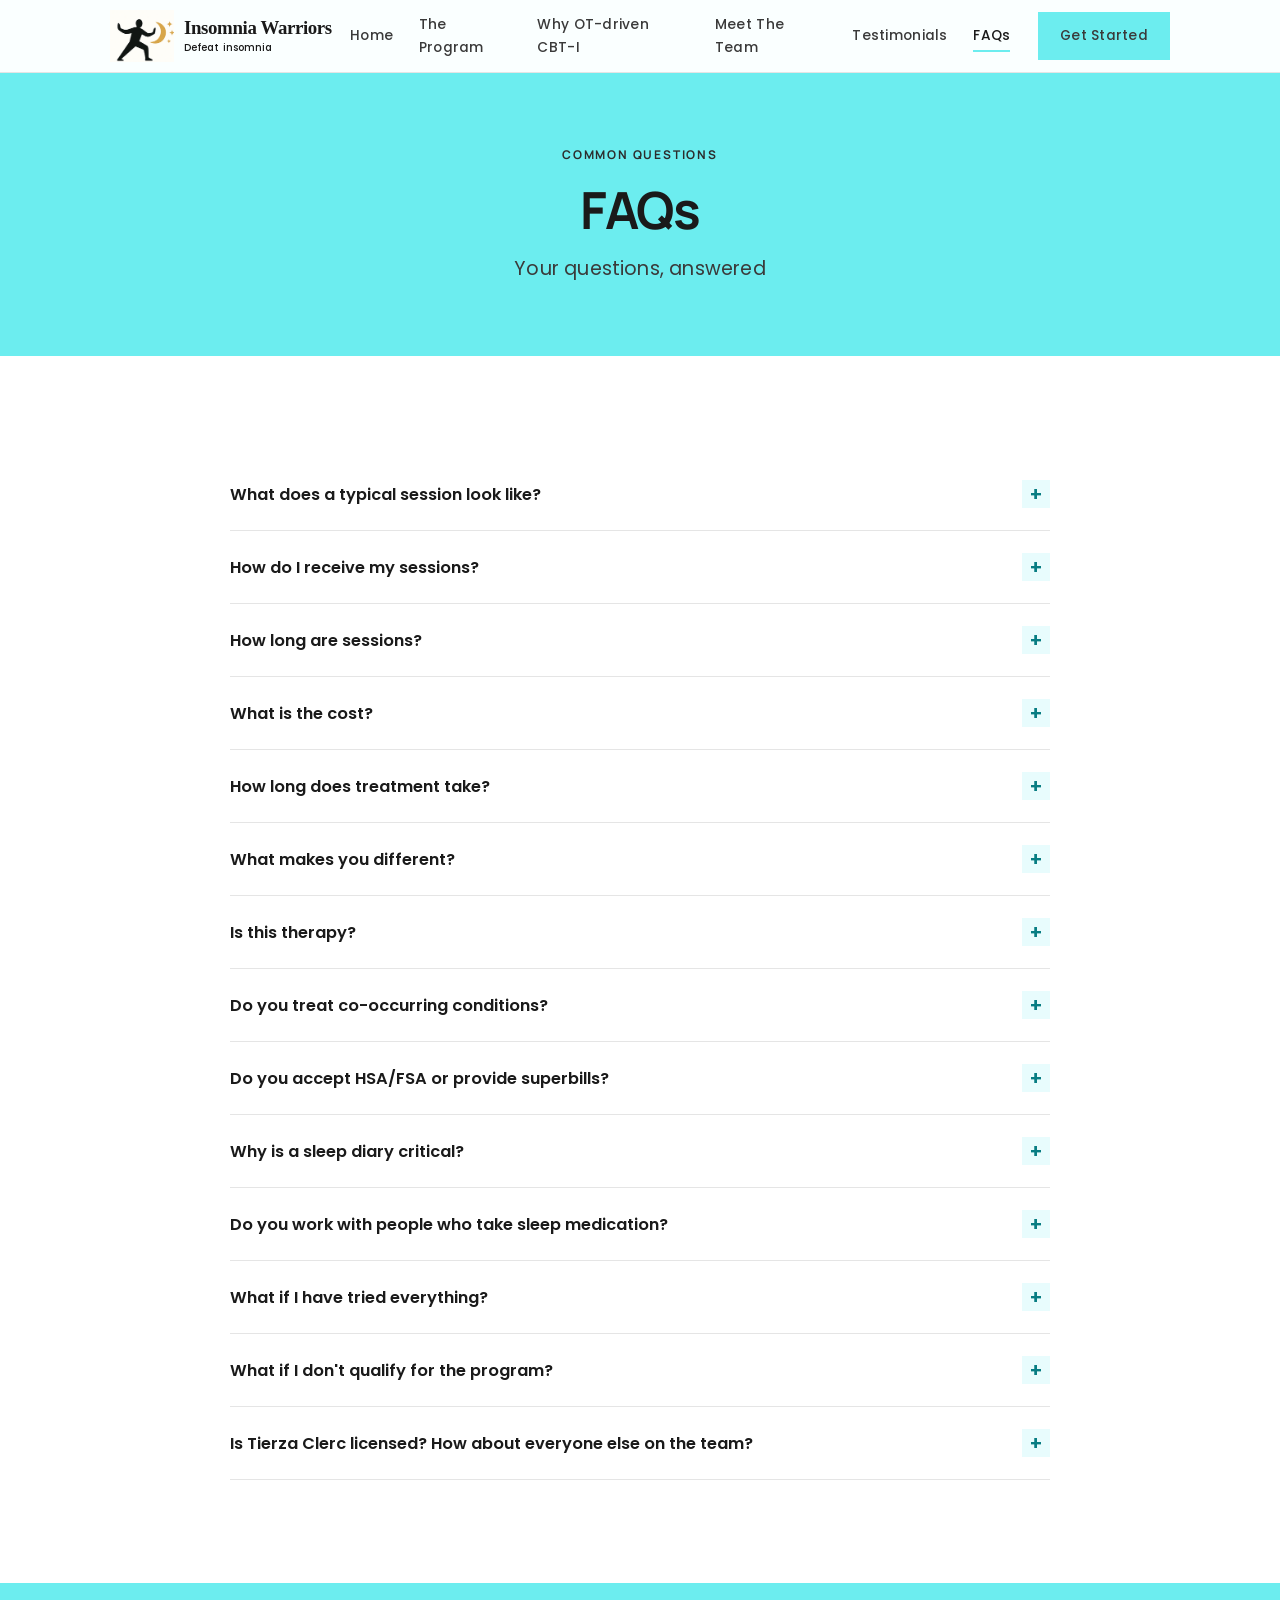
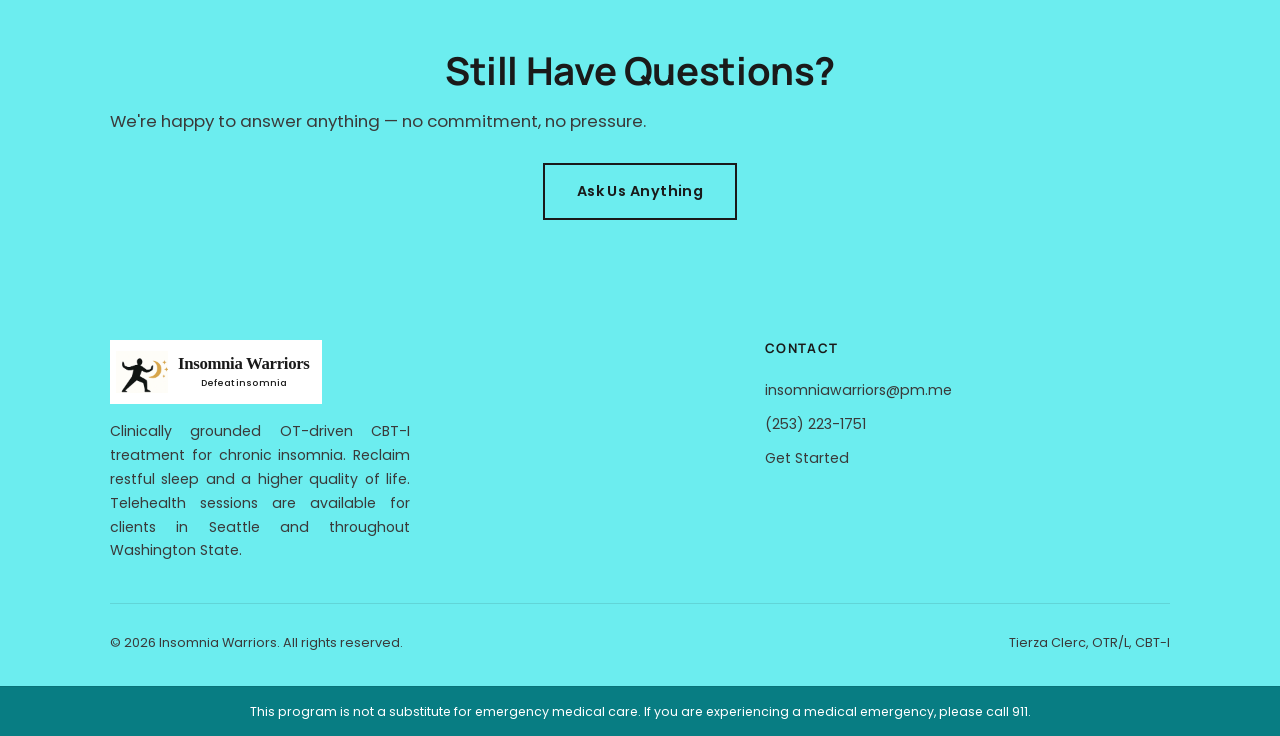
<file: faqs.html>
<!DOCTYPE html>
<html lang="en">
<head>
  <meta charset="UTF-8">
  <meta name="viewport" content="width=device-width, initial-scale=1.0">
  <title>FAQs — Insomnia Warriors</title>
  <meta name="description" content="Common questions about OT-driven CBT-I treatment, session structure, insurance, sleep diaries, and what to expect from the Insomnia Warriors program.">
  <meta name="robots" content="max-image-preview:large">
  <link rel="canonical" href="https://www.insomniawarriors.com/faqs.html">
  <meta property="og:title" content="FAQs — Insomnia Warriors">
  <meta property="og:description" content="Common questions about OT-driven CBT-I treatment, session structure, insurance, sleep diaries, and what to expect from the Insomnia Warriors program.">
  <meta property="og:image" content="https://www.insomniawarriors.com/images/social-preview.png">
  <meta property="og:image:width" content="1200">
  <meta property="og:image:height" content="630">
  <meta property="og:image:alt" content="Insomnia Warriors logo with the tagline Defeat insomnia">
  <meta property="og:url" content="https://www.insomniawarriors.com/faqs.html">
  <meta property="og:type" content="website">
  <meta property="og:site_name" content="Insomnia Warriors">
  <meta name="twitter:card" content="summary_large_image">
  <meta name="twitter:title" content="FAQs — Insomnia Warriors">
  <meta name="twitter:description" content="Common questions about OT-driven CBT-I treatment, session structure, insurance, sleep diaries, and what to expect from the Insomnia Warriors program.">
  <meta name="twitter:image" content="https://www.insomniawarriors.com/images/social-preview.png">
  <meta name="twitter:image:alt" content="Insomnia Warriors logo with the tagline Defeat insomnia">
  <link rel="icon" type="image/png" sizes="32x32" href="images/favicons/favicon-32x32.png">
  <link rel="icon" type="image/png" sizes="16x16" href="images/favicons/favicon-16x16.png">
  <link rel="icon" href="images/favicons/favicon.ico" sizes="any">
  <link rel="apple-touch-icon" sizes="180x180" href="images/favicons/apple-touch-icon.png">
  <link rel="manifest" href="site.webmanifest">
  <meta name="theme-color" content="#6CEDEF">
  <link rel="preconnect" href="https://fonts.googleapis.com">
  <link rel="preconnect" href="https://fonts.gstatic.com" crossorigin>
  <link href="https://fonts.googleapis.com/css2?family=Manrope:wght@500;700&family=Poppins:ital,wght@0,300;0,400;0,500;0,600;0,700;1,400&display=swap" rel="stylesheet">
  <link rel="stylesheet" href="styles.css?v=20260510e">
  <script type="application/ld+json">
  {
    "@context": "https://schema.org",
    "@type": "FAQPage",
    "mainEntity": [
        {
            "@type": "Question",
            "name": "What does a typical session look like?",
            "acceptedAnswer": {
                "@type": "Answer",
                "text": "Each session begins with a review of your sleep diary. This allows us to calculate your sleep efficiency. The remainder of the session focuses on determining if your sleep schedule needs to change, and addressing any other co-occurring conditions that need to be improved for sleep to thrive."
            }
        },
        {
            "@type": "Question",
            "name": "How do I receive my sessions?",
            "acceptedAnswer": {
                "@type": "Answer",
                "text": "All visits are Telehealth through a medically and HIPAA secure platform."
            }
        },
        {
            "@type": "Question",
            "name": "How long are sessions?",
            "acceptedAnswer": {
                "@type": "Answer",
                "text": "Sessions are typically 60 minutes in length. Towards the end of the program, it may be possible to have visits as short as 15–20 minutes."
            }
        },
        {
            "@type": "Question",
            "name": "What is the cost?",
            "acceptedAnswer": {
                "@type": "Answer",
                "text": "Prices are $80 for 10–30 minute sessions and $150 for 31–60 minute sessions."
            }
        },
        {
            "@type": "Question",
            "name": "How long does treatment take?",
            "acceptedAnswer": {
                "@type": "Answer",
                "text": "Most individuals require a minimum of seven sessions, with many needing up to 11 sessions, depending on medical or psychological contributors."
            }
        },
        {
            "@type": "Question",
            "name": "What makes you different?",
            "acceptedAnswer": {
                "@type": "Answer",
                "text": "We combine a thoughtful, human-centered approach with clear communication and reliable results. It's not just what we do, it's how we do it - by focusing on all of you - that sets us apart."
            }
        },
        {
            "@type": "Question",
            "name": "Is this therapy?",
            "acceptedAnswer": {
                "@type": "Answer",
                "text": "Yes, this is evidence-based Cognitive Behavioral Therapy for Insomnia. This is not sleep coaching or a list of suggestions to maybe improve your sleep. It works for 95% of individuals who adhere to the program and complete it."
            }
        },
        {
            "@type": "Question",
            "name": "Do you treat co-occurring conditions?",
            "acceptedAnswer": {
                "@type": "Answer",
                "text": "Yes. Insomnia Warriors specializes in cases involving anxiety, PTSD, depression, chronic pain, and other medical contributors."
            }
        },
        {
            "@type": "Question",
            "name": "Do you accept HSA/FSA or provide superbills?",
            "acceptedAnswer": {
                "@type": "Answer",
                "text": "Yes. Sessions may be eligible for reimbursement depending on your plan. We provide documentation upon request. We do not take medical insurance or bill medical insurance companies as part of this program."
            }
        },
        {
            "@type": "Question",
            "name": "Why is a sleep diary critical?",
            "acceptedAnswer": {
                "@type": "Answer",
                "text": "Every session starts with a review of your sleep diary. This provides us evidence of whether we have addressed all the components of your insomnia. When we are missing a component of your insomnia, we will plateau and your sleep improvement will stagnate. This will show in your sleep diary, and is why daily sleep diaries are so integral to this program. Every person's CBT-I therapy will look different based on their unique makeup."
            }
        },
        {
            "@type": "Question",
            "name": "Do you work with people who take sleep medication?",
            "acceptedAnswer": {
                "@type": "Answer",
                "text": "Close coordination with medical providers may be important if you are taking sleep medications to determine whether the medication is for sleep only or for treating an underlying medical condition. If the medications are for sleep only, we will work with your therapist, psychiatrist, or physician to wean you off sleep medications so that your sleep is achieved through natural body processes. You will learn how to do this through this program."
            }
        },
        {
            "@type": "Question",
            "name": "What if I have tried everything?",
            "acceptedAnswer": {
                "@type": "Answer",
                "text": "We will discuss all the things you have tried in the past and determine which pieces were missing, or which things needed to be tried in parallel that were potentially missed."
            }
        },
        {
            "@type": "Question",
            "name": "What if I don't qualify for the program?",
            "acceptedAnswer": {
                "@type": "Answer",
                "text": "If someone doesn't qualify for the program, the team can make general recommendations of sleep tips for you to try at home."
            }
        },
        {
            "@type": "Question",
            "name": "Is Tierza Clerc licensed? How about everyone else on the team?",
            "acceptedAnswer": {
                "@type": "Answer",
                "text": "Yes, Tierza holds a Washington State Occupational Therapy license. Any Insomnia Warriors clinician maintains applicable state licensure in good standing."
            }
        }
    ]
}
  </script>
</head>
<body>

  <!-- ====== HEADER ====== -->
  <header class="site-header" id="site-header">
    <div class="container header-inner">
      <a href="index.html" class="logo-lockup logo-lockup-header" aria-label="Insomnia Warriors home">
        <img src="images/logo-cropped.png" alt="" class="logo-mark" aria-hidden="true">
        <span class="logo-type">
          <span class="logo-name">Insomnia Warriors</span>
          <span class="logo-tagline">Defeat insomnia</span>
        </span>
      </a>
      <nav class="nav-links" id="nav-links">
        <a href="index.html">Home</a>
        <a href="program.html">The Program</a>
        <a href="why-cbti.html">Why OT-driven CBT-I</a>
        <a href="about.html">Meet The Team</a>
        <a href="testimonials.html">Testimonials</a>
        <a href="faqs.html" class="active">FAQs</a>
        <a href="contact.html" class="btn btn-primary nav-cta">Get Started</a>
      </nav>
      <button class="nav-toggle" id="nav-toggle" aria-label="Toggle navigation" aria-controls="nav-links" aria-expanded="false">
        <span></span><span></span><span></span>
      </button>
    </div>
  </header>

  <main>
  <!-- ====== PAGE HEADER ====== -->
  <section class="page-header">
    <div class="container">
      <span class="section-label">Common Questions</span>
      <h1>FAQs</h1>
      <p class="subtitle">Your questions, answered</p>
    </div>
  </section>

  <!-- ====== FAQ LIST ====== -->
  <section class="section">
    <div class="container">
      <div class="faq-list">
        <div class="faq-item">
          <button class="faq-question" aria-expanded="false" onclick="this.parentElement.classList.toggle('open');this.setAttribute('aria-expanded',this.parentElement.classList.contains('open'))">
            What does a typical session look like?
            <span class="faq-toggle">+</span>
          </button>
          <div class="faq-answer">
        <p>Each session begins with a review of your sleep diary. This allows us to calculate your sleep efficiency. The remainder of the session focuses on determining if your sleep schedule needs to change, and addressing any other co-occurring conditions that need to be improved for sleep to thrive.</p>
          </div>
        </div>
        <div class="faq-item">
          <button class="faq-question" aria-expanded="false" onclick="this.parentElement.classList.toggle('open');this.setAttribute('aria-expanded',this.parentElement.classList.contains('open'))">
            How do I receive my sessions?
            <span class="faq-toggle">+</span>
          </button>
          <div class="faq-answer">
        <p>All visits are Telehealth through a medically and HIPAA secure platform.</p>
          </div>
        </div>
        <div class="faq-item">
          <button class="faq-question" aria-expanded="false" onclick="this.parentElement.classList.toggle('open');this.setAttribute('aria-expanded',this.parentElement.classList.contains('open'))">
            How long are sessions?
            <span class="faq-toggle">+</span>
          </button>
          <div class="faq-answer">
        <p>Sessions are typically 60 minutes in length. Towards the end of the program, it may be possible to have visits as short as 15–20 minutes.</p>
          </div>
        </div>
        <div class="faq-item">
          <button class="faq-question" aria-expanded="false" onclick="this.parentElement.classList.toggle('open');this.setAttribute('aria-expanded',this.parentElement.classList.contains('open'))">
            What is the cost?
            <span class="faq-toggle">+</span>
          </button>
          <div class="faq-answer">
        <p>Prices are $80 for 10–30 minute sessions and $150 for 31–60 minute sessions.</p>
          </div>
        </div>
        <div class="faq-item">
          <button class="faq-question" aria-expanded="false" onclick="this.parentElement.classList.toggle('open');this.setAttribute('aria-expanded',this.parentElement.classList.contains('open'))">
            How long does treatment take?
            <span class="faq-toggle">+</span>
          </button>
          <div class="faq-answer">
        <p>Most individuals require a minimum of seven sessions, with many needing up to 11 sessions, depending on medical or psychological contributors.</p>
          </div>
        </div>
        <div class="faq-item">
          <button class="faq-question" aria-expanded="false" onclick="this.parentElement.classList.toggle('open');this.setAttribute('aria-expanded',this.parentElement.classList.contains('open'))">
            What makes you different?
            <span class="faq-toggle">+</span>
          </button>
          <div class="faq-answer">
        <p>We combine a thoughtful, human-centered approach with clear communication and reliable results. It's not just what we do, it's how we do it - by focusing on all of you - that sets us apart.</p>
          </div>
        </div>
        <div class="faq-item">
          <button class="faq-question" aria-expanded="false" onclick="this.parentElement.classList.toggle('open');this.setAttribute('aria-expanded',this.parentElement.classList.contains('open'))">
            Is this therapy?
            <span class="faq-toggle">+</span>
          </button>
          <div class="faq-answer">
        <p>Yes, this is evidence-based Cognitive Behavioral Therapy for Insomnia. This is not sleep coaching or a list of suggestions to maybe improve your sleep. It works for 95% of individuals who adhere to the program and complete it.</p>
          </div>
        </div>
        <div class="faq-item">
          <button class="faq-question" aria-expanded="false" onclick="this.parentElement.classList.toggle('open');this.setAttribute('aria-expanded',this.parentElement.classList.contains('open'))">
            Do you treat co-occurring conditions?
            <span class="faq-toggle">+</span>
          </button>
          <div class="faq-answer">
        <p>Yes. Insomnia Warriors specializes in cases involving anxiety, PTSD, depression, chronic pain, and other medical contributors.</p>
          </div>
        </div>
        <div class="faq-item">
          <button class="faq-question" aria-expanded="false" onclick="this.parentElement.classList.toggle('open');this.setAttribute('aria-expanded',this.parentElement.classList.contains('open'))">
            Do you accept HSA/FSA or provide superbills?
            <span class="faq-toggle">+</span>
          </button>
          <div class="faq-answer">
        <p>Yes. Sessions may be eligible for reimbursement depending on your plan. We provide documentation upon request. We do not take medical insurance or bill medical insurance companies as part of this program.</p>
          </div>
        </div>
        <div class="faq-item">
          <button class="faq-question" aria-expanded="false" onclick="this.parentElement.classList.toggle('open');this.setAttribute('aria-expanded',this.parentElement.classList.contains('open'))">
            Why is a sleep diary critical?
            <span class="faq-toggle">+</span>
          </button>
          <div class="faq-answer">
        <p>Every session starts with a review of your sleep diary. This provides us evidence of whether we have addressed all the components of your insomnia.</p>
        <p>When we are missing a component of your insomnia, we will plateau and your sleep improvement will stagnate. This will show in your sleep diary, and is why daily sleep diaries are so integral to this program. Every person's CBT-I therapy will look different based on their unique makeup.</p>
          </div>
        </div>
        <div class="faq-item">
          <button class="faq-question" aria-expanded="false" onclick="this.parentElement.classList.toggle('open');this.setAttribute('aria-expanded',this.parentElement.classList.contains('open'))">
            Do you work with people who take sleep medication?
            <span class="faq-toggle">+</span>
          </button>
          <div class="faq-answer">
        <p>Close coordination with medical providers may be important if you are taking sleep medications to determine whether the medication is for sleep only or for treating an underlying medical condition. If the medications are for sleep only, we will work with your therapist, psychiatrist, or physician to wean you off sleep medications so that your sleep is achieved through natural body processes. You will learn how to do this through this program.</p>
          </div>
        </div>
        <div class="faq-item">
          <button class="faq-question" aria-expanded="false" onclick="this.parentElement.classList.toggle('open');this.setAttribute('aria-expanded',this.parentElement.classList.contains('open'))">
            What if I have tried everything?
            <span class="faq-toggle">+</span>
          </button>
          <div class="faq-answer">
        <p>We will discuss all the things you have tried in the past and determine which pieces were missing, or which things needed to be tried in parallel that were potentially missed.</p>
          </div>
        </div>
        <div class="faq-item">
          <button class="faq-question" aria-expanded="false" onclick="this.parentElement.classList.toggle('open');this.setAttribute('aria-expanded',this.parentElement.classList.contains('open'))">
            What if I don't qualify for the program?
            <span class="faq-toggle">+</span>
          </button>
          <div class="faq-answer">
        <p>If someone doesn't qualify for the program, the team can make general recommendations of sleep tips for you to try at home.</p>
          </div>
        </div>
        <div class="faq-item">
          <button class="faq-question" aria-expanded="false" onclick="this.parentElement.classList.toggle('open');this.setAttribute('aria-expanded',this.parentElement.classList.contains('open'))">
            Is Tierza Clerc licensed? How about everyone else on the team?
            <span class="faq-toggle">+</span>
          </button>
          <div class="faq-answer">
        <p>Yes, Tierza holds a Washington State Occupational Therapy license. Any Insomnia Warriors clinician maintains applicable state licensure in good standing.</p>
          </div>
        </div>
      </div>
    </div>
  </section>

  <!-- ====== CTA ====== -->
  <section class="cta-banner">
    <div class="container">
      <h2>Still Have Questions?</h2>
      <p>We're happy to answer anything — no commitment, no pressure.</p>
      <a href="contact.html" class="btn btn-outline">Ask Us Anything</a>
    </div>
  </section>
  </main>

  <!-- ====== FOOTER ====== -->
  <footer class="site-footer">
    <div class="container">
      <div class="footer-grid">
        <div class="footer-brand">
          <a href="index.html" class="logo-lockup logo-lockup-footer" aria-label="Insomnia Warriors home">
            <img src="images/logo-cropped.png" alt="" class="logo-mark" aria-hidden="true">
            <span class="logo-type">
              <span class="logo-name">Insomnia Warriors</span>
              <span class="logo-tagline">Defeat insomnia</span>
            </span>
          </a>
          <p>Clinically grounded OT-driven CBT-I treatment for chronic insomnia. Reclaim restful sleep and a higher quality of life. Telehealth sessions are available for clients in Seattle and throughout Washington State.</p>
        </div>
        <div class="footer-links">
          <h4>Contact</h4>
          <a href="mailto:insomniawarriors@pm.me" aria-label="Email Insomnia Warriors" title="Email Insomnia Warriors">insomniawarriors@pm.me</a>
          <a href="tel:+12532231751" aria-label="Call Insomnia Warriors" title="Call Insomnia Warriors">(253) 223-1751</a>
          <a href="contact.html">Get Started</a>
        </div>
      </div>
      <div class="footer-bottom">
        <span>&copy; 2026 Insomnia Warriors. All rights reserved.</span>
        <span>Tierza Clerc, OTR/L, CBT-I</span>
      </div>
    </div>
  </footer>
  <div class="disclaimer">This program is not a substitute for emergency medical care. If you are experiencing a medical emergency, please call 911.</div>

  <script>
    const header = document.getElementById('site-header');
    const navToggle = document.getElementById('nav-toggle');
    const navLinks = document.getElementById('nav-links');
    window.addEventListener('scroll', () => header.classList.toggle('scrolled', window.scrollY > 40));
    navToggle.addEventListener('click', () => {
      const isOpen = navLinks.classList.toggle('open');
      navToggle.setAttribute('aria-expanded', String(isOpen));
      document.body.classList.toggle('nav-open', isOpen);
    });
    navLinks.addEventListener('click', (event) => {
      if (event.target.tagName !== 'A') return;
      navLinks.classList.remove('open');
      navToggle.setAttribute('aria-expanded', 'false');
      document.body.classList.remove('nav-open');
    });
  </script>
</body>
</html>
</file>
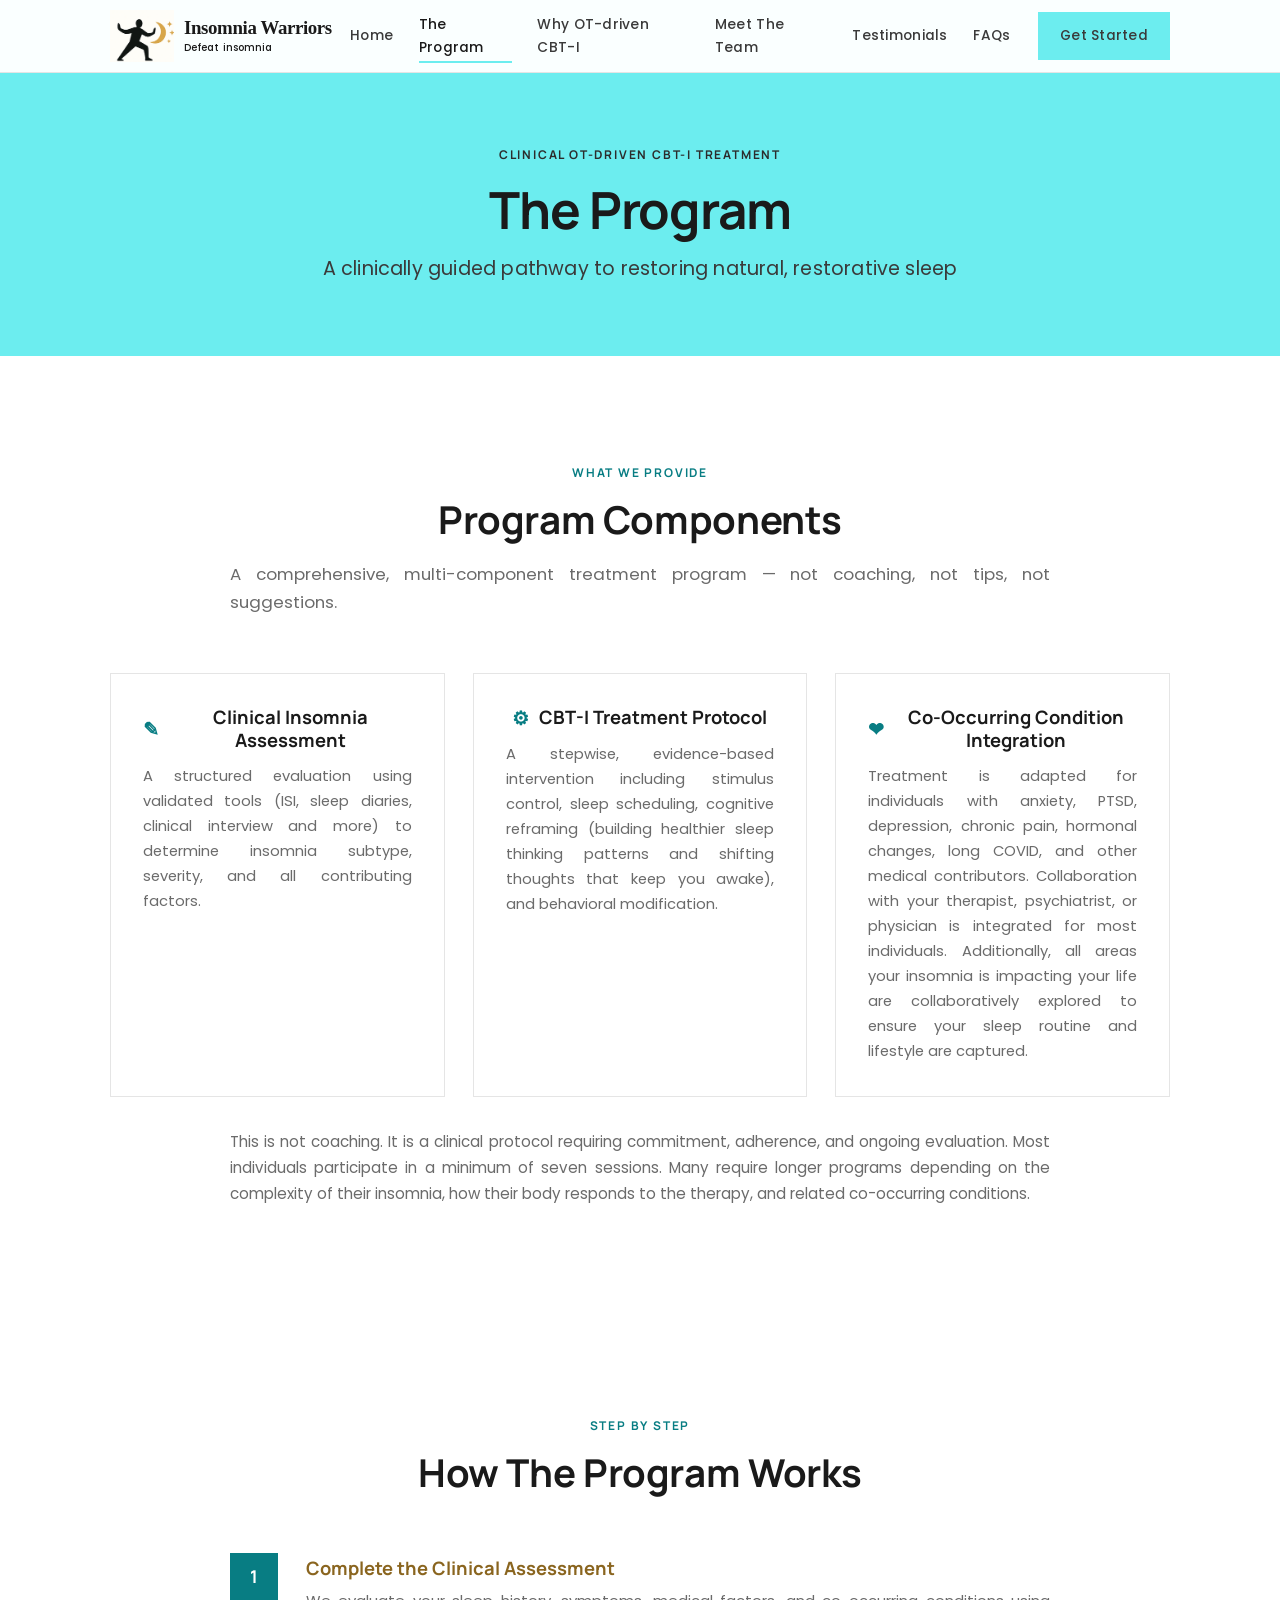
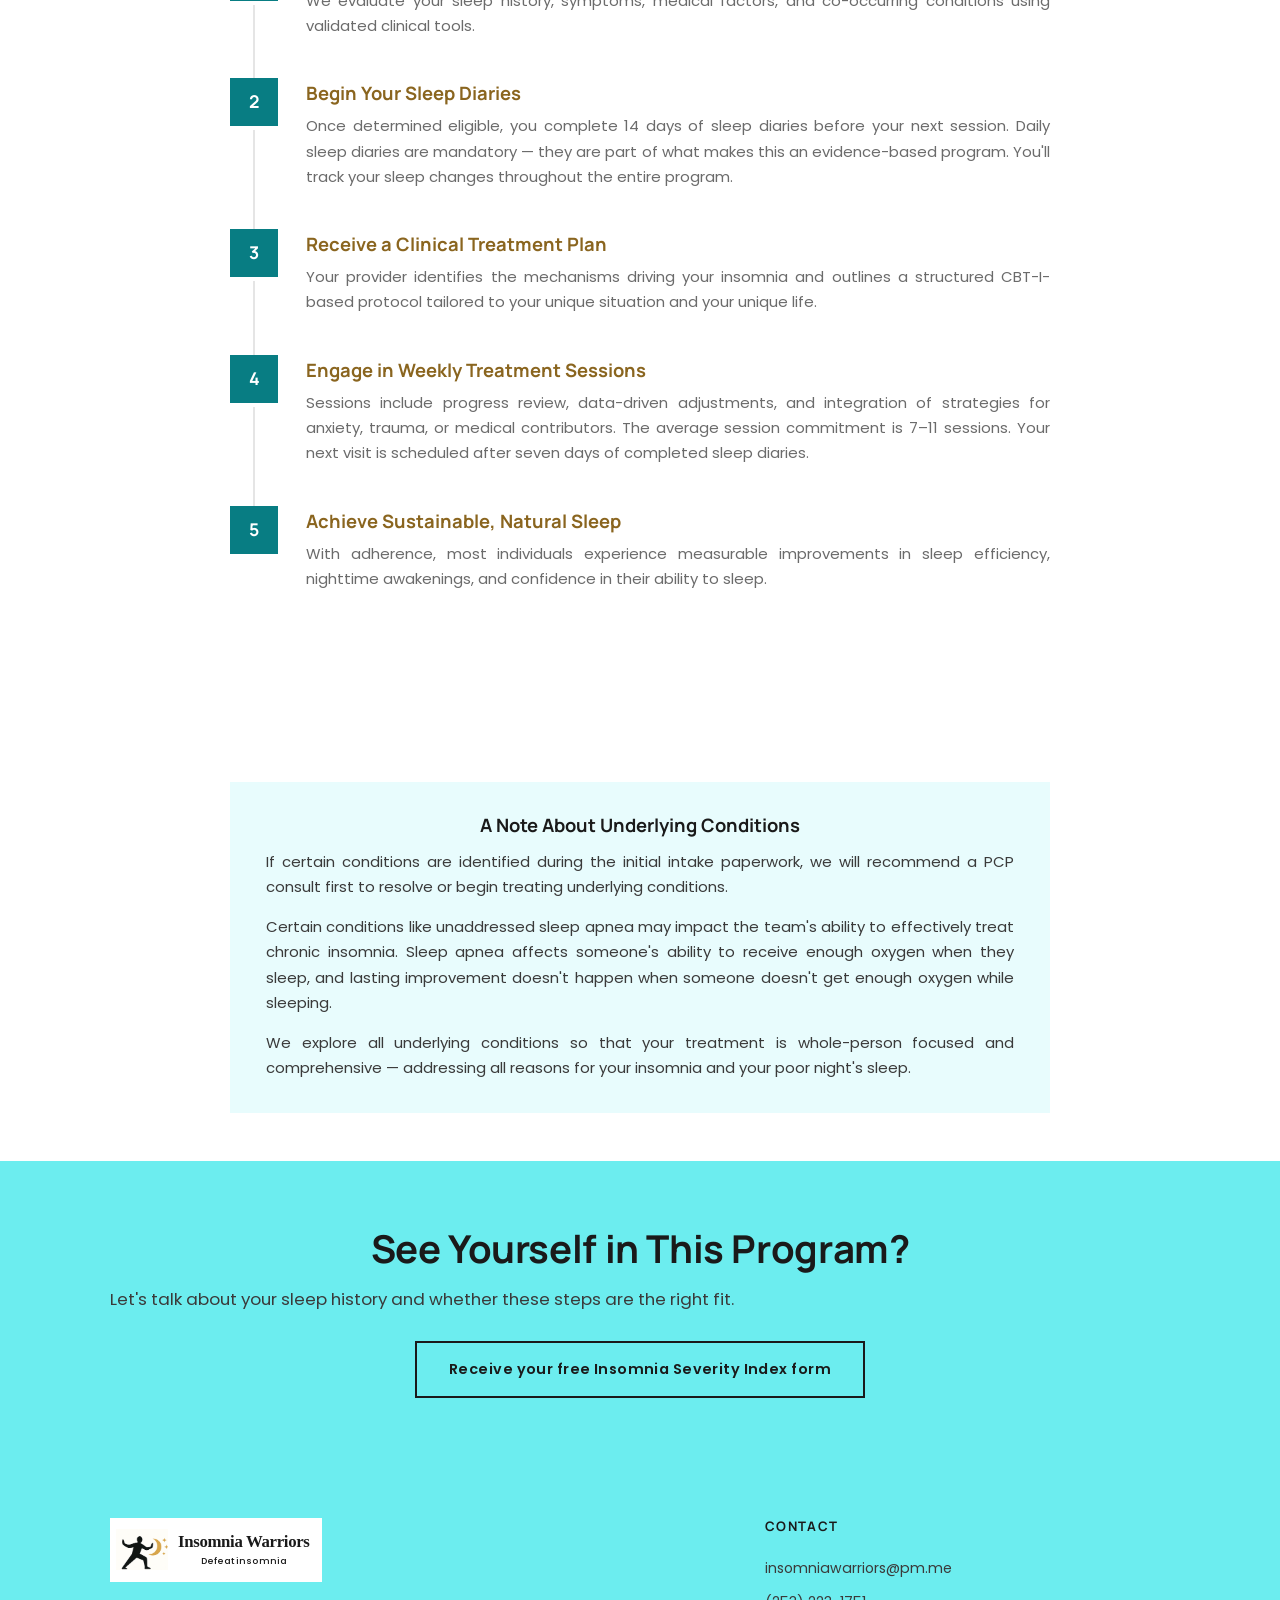
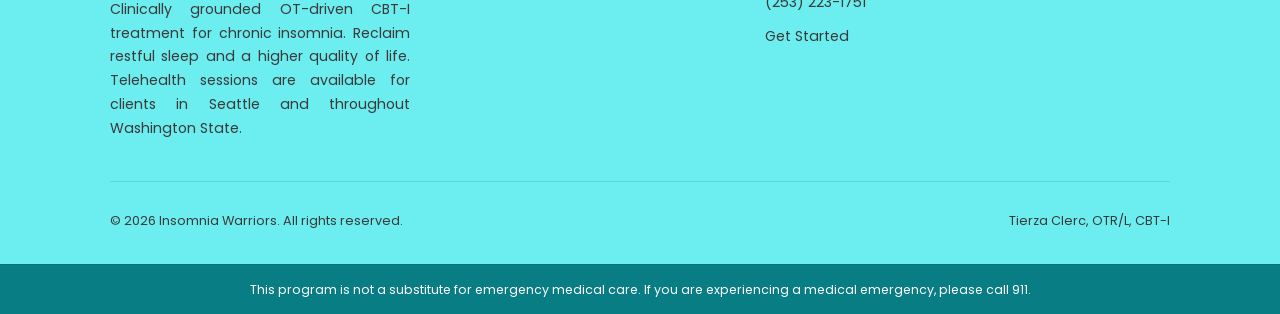
<file: program.html>
<!DOCTYPE html>
<html lang="en">
<head>
  <meta charset="UTF-8">
  <meta name="viewport" content="width=device-width, initial-scale=1.0">
  <title>The Program — Insomnia Warriors</title>
  <meta name="description" content="A clinically grounded, OT-driven CBT-I treatment program for chronic insomnia. Learn about our structured approach to restoring natural sleep.">
  <meta name="robots" content="max-image-preview:large">
  <link rel="canonical" href="https://www.insomniawarriors.com/program.html">
  <meta property="og:title" content="The Program — Insomnia Warriors">
  <meta property="og:description" content="A clinically grounded, OT-driven CBT-I treatment program for chronic insomnia. Learn about our structured approach to restoring natural sleep.">
  <meta property="og:image" content="https://www.insomniawarriors.com/images/social-preview.png">
  <meta property="og:image:width" content="1200">
  <meta property="og:image:height" content="630">
  <meta property="og:image:alt" content="Insomnia Warriors logo with the tagline Defeat insomnia">
  <meta property="og:url" content="https://www.insomniawarriors.com/program.html">
  <meta property="og:type" content="website">
  <meta property="og:site_name" content="Insomnia Warriors">
  <meta name="twitter:card" content="summary_large_image">
  <meta name="twitter:title" content="The Program — Insomnia Warriors">
  <meta name="twitter:description" content="A clinically grounded, OT-driven CBT-I treatment program for chronic insomnia. Learn about our structured approach to restoring natural sleep.">
  <meta name="twitter:image" content="https://www.insomniawarriors.com/images/social-preview.png">
  <meta name="twitter:image:alt" content="Insomnia Warriors logo with the tagline Defeat insomnia">
  <link rel="icon" type="image/png" sizes="32x32" href="images/favicons/favicon-32x32.png">
  <link rel="icon" type="image/png" sizes="16x16" href="images/favicons/favicon-16x16.png">
  <link rel="icon" href="images/favicons/favicon.ico" sizes="any">
  <link rel="apple-touch-icon" sizes="180x180" href="images/favicons/apple-touch-icon.png">
  <link rel="manifest" href="site.webmanifest">
  <meta name="theme-color" content="#6CEDEF">
  <link rel="preconnect" href="https://fonts.googleapis.com">
  <link rel="preconnect" href="https://fonts.gstatic.com" crossorigin>
  <link href="https://fonts.googleapis.com/css2?family=Manrope:wght@500;700&family=Poppins:ital,wght@0,300;0,400;0,500;0,600;0,700;1,400&display=swap" rel="stylesheet">
  <link rel="stylesheet" href="styles.css?v=20260510e">
  <script type="application/ld+json">
  {
    "@context": "https://schema.org",
    "@type": "MedicalTherapy",
    "name": "CBT-I Treatment Program — Insomnia Warriors",
    "description": "A clinically grounded OT-driven CBT-I treatment program for chronic insomnia. Includes clinical assessment, sleep diaries, personalized treatment plans, weekly sessions, and co-occurring condition integration.",
    "url": "https://www.insomniawarriors.com/program.html",
    "medicineSystem": "EvidenceBased",
    "relevantSpecialty": "Occupational Therapy",
    "study": {
        "@type": "MedicalStudy",
        "description": "CBT-I has a 95% success rate among individuals who adhere to and complete the program."
    },
    "provider": {
        "@type": "MedicalBusiness",
        "name": "Insomnia Warriors",
        "url": "https://www.insomniawarriors.com/"
    }
}
  </script>
</head>
<body>

  <!-- ====== HEADER ====== -->
  <header class="site-header" id="site-header">
    <div class="container header-inner">
      <a href="index.html" class="logo-lockup logo-lockup-header" aria-label="Insomnia Warriors home">
        <img src="images/logo-cropped.png" alt="" class="logo-mark" aria-hidden="true">
        <span class="logo-type">
          <span class="logo-name">Insomnia Warriors</span>
          <span class="logo-tagline">Defeat insomnia</span>
        </span>
      </a>
      <nav class="nav-links" id="nav-links">
        <a href="index.html">Home</a>
        <a href="program.html" class="active">The Program</a>
        <a href="why-cbti.html">Why OT-driven CBT-I</a>
        <a href="about.html">Meet The Team</a>
        <a href="testimonials.html">Testimonials</a>
        <a href="faqs.html">FAQs</a>
        <a href="contact.html" class="btn btn-primary nav-cta">Get Started</a>
      </nav>
      <button class="nav-toggle" id="nav-toggle" aria-label="Toggle navigation" aria-controls="nav-links" aria-expanded="false">
        <span></span><span></span><span></span>
      </button>
    </div>
  </header>

  <main>
  <!-- ====== PAGE HEADER ====== -->
  <section class="page-header">
    <div class="container">
      <span class="section-label">Clinical OT-driven CBT-I Treatment</span>
      <h1>The Program</h1>
      <p class="subtitle">A clinically guided pathway to restoring natural, restorative sleep</p>
    </div>
  </section>

  <!-- ====== WHAT WE PROVIDE ====== -->
  <section class="section">
    <div class="container">
      <div class="section-header">
        <span class="section-label">What We Provide</span>
        <h2>Program Components</h2>
        <p>A comprehensive, multi-component treatment program — not coaching, not tips, not suggestions.</p>
      </div>
      <div class="benefits-grid">
        <div class="benefit-card">
          <h4><span class="icon">&#9998;</span> Clinical Insomnia Assessment</h4>
          <p>A structured evaluation using validated tools (ISI, sleep diaries, clinical interview and more) to determine insomnia subtype, severity, and all contributing factors.</p>
        </div>
        <div class="benefit-card">
          <h4><span class="icon">&#9881;</span> CBT-I Treatment Protocol</h4>
          <p>A stepwise, evidence-based intervention including stimulus control, sleep scheduling, cognitive reframing (building healthier sleep thinking patterns and shifting thoughts that keep you awake), and behavioral modification.</p>
        </div>
        <div class="benefit-card">
          <h4><span class="icon">&#10084;</span> Co-Occurring Condition Integration</h4>
          <p>Treatment is adapted for individuals with anxiety, PTSD, depression, chronic pain, hormonal changes, long COVID, and other medical contributors. Collaboration with your therapist, psychiatrist, or physician is integrated for most individuals. Additionally, all areas your insomnia is impacting your life are collaboratively explored to ensure your sleep routine and lifestyle are captured.</p>
        </div>
      </div>
      <p class="mt-4 section-footnote" style="font-size:0.95rem;">This is not coaching. It is a clinical protocol requiring commitment, adherence, and ongoing evaluation. Most individuals participate in a minimum of seven sessions. Many require longer programs depending on the complexity of their insomnia, how their body responds to the therapy, and related co-occurring conditions.</p>
    </div>
  </section>

  <!-- ====== HOW IT WORKS ====== -->
  <section class="section section-cream">
    <div class="container">
      <div class="section-header">
        <span class="section-label">Step by Step</span>
        <h2>How The Program Works</h2>
      </div>
      <div class="steps">
        <div class="step">
          <div class="step-number">1</div>
          <div class="step-content">
            <h4>Complete the Clinical Assessment</h4>
            <p>We evaluate your sleep history, symptoms, medical factors, and co-occurring conditions using validated clinical tools.</p>
          </div>
        </div>
        <div class="step">
          <div class="step-number">2</div>
          <div class="step-content">
            <h4>Begin Your Sleep Diaries</h4>
            <p>Once determined eligible, you complete 14 days of sleep diaries before your next session. Daily sleep diaries are mandatory — they are part of what makes this an evidence-based program. You'll track your sleep changes throughout the entire program.</p>
          </div>
        </div>
        <div class="step">
          <div class="step-number">3</div>
          <div class="step-content">
            <h4>Receive a Clinical Treatment Plan</h4>
            <p>Your provider identifies the mechanisms driving your insomnia and outlines a structured CBT-I-based protocol tailored to your unique situation and your unique life.</p>
          </div>
        </div>
        <div class="step">
          <div class="step-number">4</div>
          <div class="step-content">
            <h4>Engage in Weekly Treatment Sessions</h4>
            <p>Sessions include progress review, data-driven adjustments, and integration of strategies for anxiety, trauma, or medical contributors. The average session commitment is 7–11 sessions. Your next visit is scheduled after seven days of completed sleep diaries.</p>
          </div>
        </div>
        <div class="step">
          <div class="step-number">5</div>
          <div class="step-content">
            <h4>Achieve Sustainable, Natural Sleep</h4>
            <p>With adherence, most individuals experience measurable improvements in sleep efficiency, nighttime awakenings, and confidence in their ability to sleep.</p>
          </div>
        </div>
      </div>
    </div>
  </section>

  <!-- ====== IMPORTANT NOTE ====== -->
  <section class="section note-section">
    <div class="container">
      <div class="callout">
        <h4>A Note About Underlying Conditions</h4>
        <p>If certain conditions are identified during the initial intake paperwork, we will recommend a PCP consult first to resolve or begin treating underlying conditions.</p>
        <p>Certain conditions like unaddressed sleep apnea may impact the team's ability to effectively treat chronic insomnia. Sleep apnea affects someone's ability to receive enough oxygen when they sleep, and lasting improvement doesn't happen when someone doesn't get enough oxygen while sleeping.</p>
        <p>We explore all underlying conditions so that your treatment is whole-person focused and comprehensive — addressing all reasons for your insomnia and your poor night's sleep.</p>
      </div>
    </div>
  </section>

  <!-- ====== CTA ====== -->
  <section class="cta-banner">
    <div class="container">
      <h2>See Yourself in This Program?</h2>
      <p>Let's talk about your sleep history and whether these steps are the right fit.</p>
      <a href="contact.html" class="btn btn-outline">Receive your free Insomnia Severity Index form</a>
    </div>
  </section>
  </main>

  <!-- ====== FOOTER ====== -->
  <footer class="site-footer">
    <div class="container">
      <div class="footer-grid">
        <div class="footer-brand">
          <a href="index.html" class="logo-lockup logo-lockup-footer" aria-label="Insomnia Warriors home">
            <img src="images/logo-cropped.png" alt="" class="logo-mark" aria-hidden="true">
            <span class="logo-type">
              <span class="logo-name">Insomnia Warriors</span>
              <span class="logo-tagline">Defeat insomnia</span>
            </span>
          </a>
          <p>Clinically grounded OT-driven CBT-I treatment for chronic insomnia. Reclaim restful sleep and a higher quality of life. Telehealth sessions are available for clients in Seattle and throughout Washington State.</p>
        </div>
        <div class="footer-links">
          <h4>Contact</h4>
          <a href="mailto:insomniawarriors@pm.me" aria-label="Email Insomnia Warriors" title="Email Insomnia Warriors">insomniawarriors@pm.me</a>
          <a href="tel:+12532231751" aria-label="Call Insomnia Warriors" title="Call Insomnia Warriors">(253) 223-1751</a>
          <a href="contact.html">Get Started</a>
        </div>
      </div>
      <div class="footer-bottom">
        <span>&copy; 2026 Insomnia Warriors. All rights reserved.</span>
        <span>Tierza Clerc, OTR/L, CBT-I</span>
      </div>
    </div>
  </footer>
  <div class="disclaimer">This program is not a substitute for emergency medical care. If you are experiencing a medical emergency, please call 911.</div>

  <script>
    const header = document.getElementById('site-header');
    const navToggle = document.getElementById('nav-toggle');
    const navLinks = document.getElementById('nav-links');
    window.addEventListener('scroll', () => header.classList.toggle('scrolled', window.scrollY > 40));
    navToggle.addEventListener('click', () => {
      const isOpen = navLinks.classList.toggle('open');
      navToggle.setAttribute('aria-expanded', String(isOpen));
      document.body.classList.toggle('nav-open', isOpen);
    });
    navLinks.addEventListener('click', (event) => {
      if (event.target.tagName !== 'A') return;
      navLinks.classList.remove('open');
      navToggle.setAttribute('aria-expanded', 'false');
      document.body.classList.remove('nav-open');
    });
  </script>
</body>
</html>
</file>
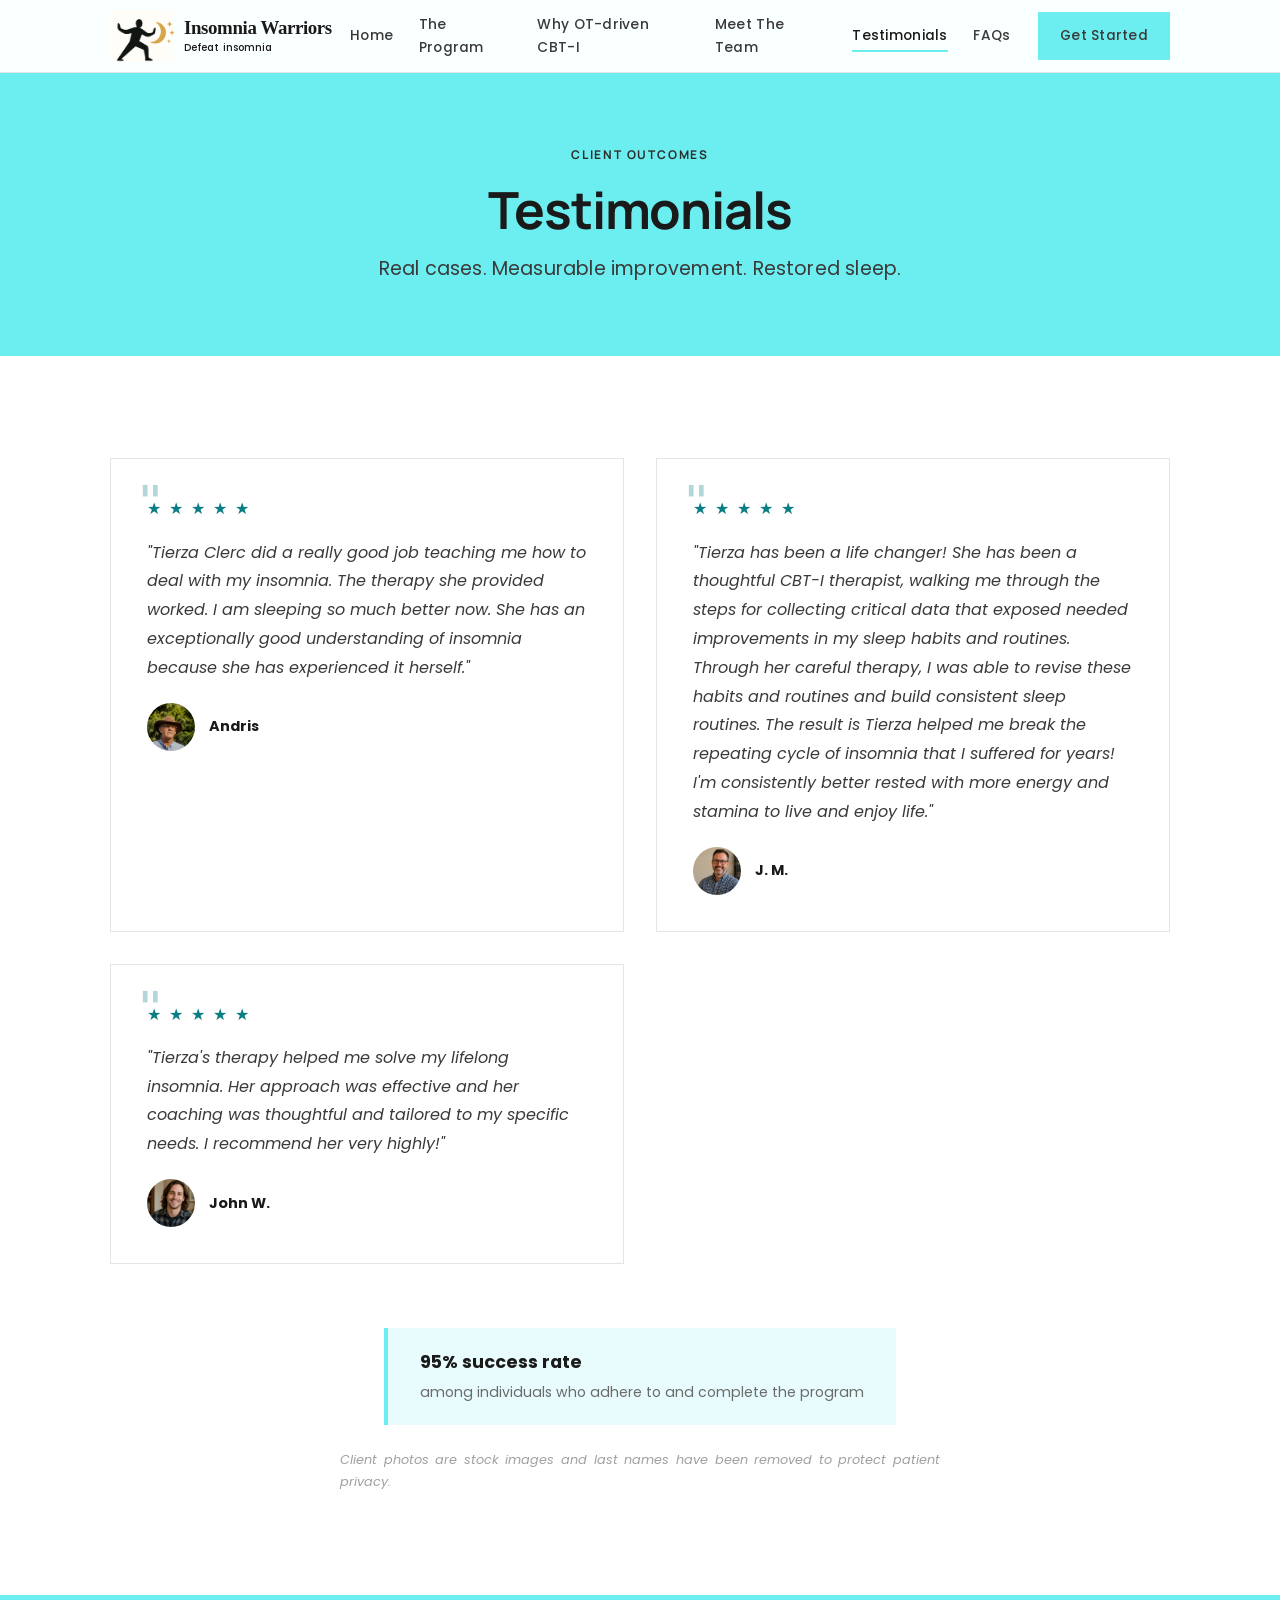
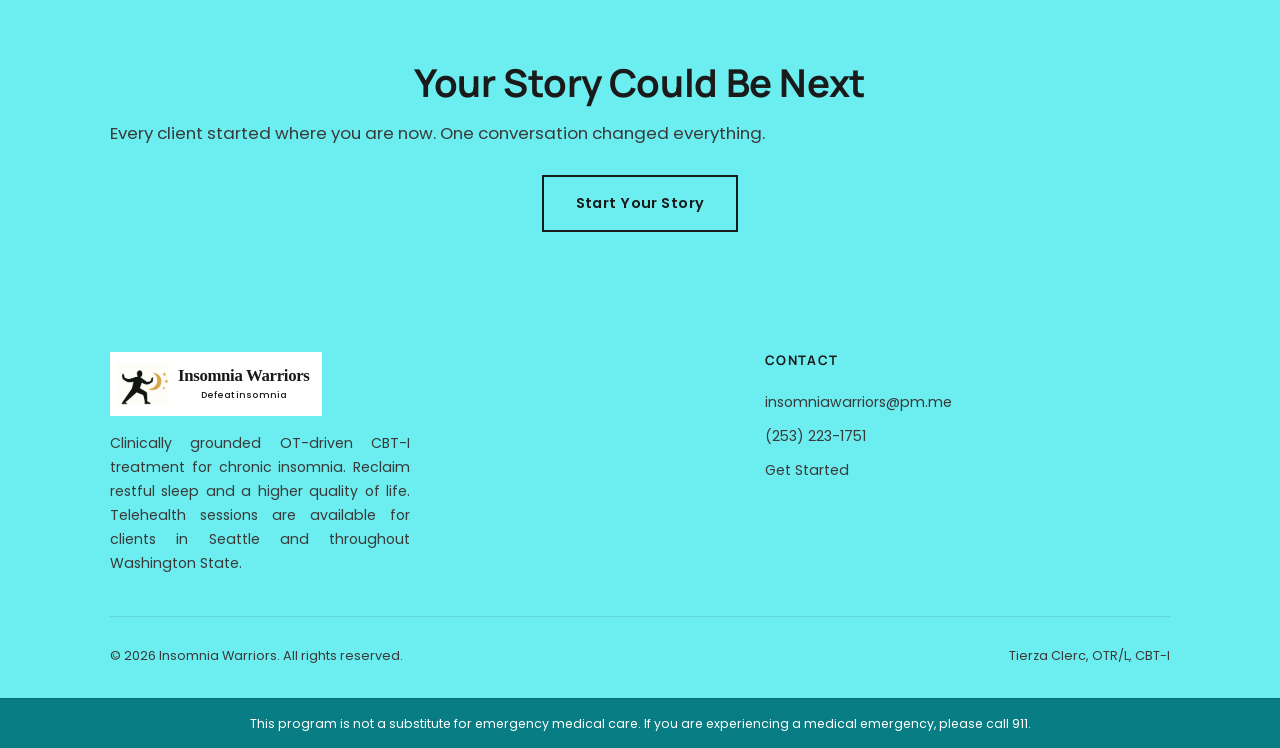
<file: testimonials.html>
<!DOCTYPE html>
<html lang="en">
<head>
  <meta charset="UTF-8">
  <meta name="viewport" content="width=device-width, initial-scale=1.0">
  <title>Testimonials — Insomnia Warriors</title>
  <meta name="description" content="Real cases, measurable improvement, restored sleep. Read what clients say about their OT-driven CBT-I treatment experience with Insomnia Warriors.">
  <meta name="robots" content="max-image-preview:large">
  <link rel="canonical" href="https://www.insomniawarriors.com/testimonials.html">
  <meta property="og:title" content="Testimonials — Insomnia Warriors">
  <meta property="og:description" content="Real cases, measurable improvement, restored sleep. Read what clients say about their OT-driven CBT-I treatment experience with Insomnia Warriors.">
  <meta property="og:image" content="https://www.insomniawarriors.com/images/social-preview.png">
  <meta property="og:image:width" content="1200">
  <meta property="og:image:height" content="630">
  <meta property="og:image:alt" content="Insomnia Warriors logo with the tagline Defeat insomnia">
  <meta property="og:url" content="https://www.insomniawarriors.com/testimonials.html">
  <meta property="og:type" content="website">
  <meta property="og:site_name" content="Insomnia Warriors">
  <meta name="twitter:card" content="summary_large_image">
  <meta name="twitter:title" content="Testimonials — Insomnia Warriors">
  <meta name="twitter:description" content="Real cases, measurable improvement, restored sleep. Read what clients say about their OT-driven CBT-I treatment experience with Insomnia Warriors.">
  <meta name="twitter:image" content="https://www.insomniawarriors.com/images/social-preview.png">
  <meta name="twitter:image:alt" content="Insomnia Warriors logo with the tagline Defeat insomnia">
  <link rel="icon" type="image/png" sizes="32x32" href="images/favicons/favicon-32x32.png">
  <link rel="icon" type="image/png" sizes="16x16" href="images/favicons/favicon-16x16.png">
  <link rel="icon" href="images/favicons/favicon.ico" sizes="any">
  <link rel="apple-touch-icon" sizes="180x180" href="images/favicons/apple-touch-icon.png">
  <link rel="manifest" href="site.webmanifest">
  <meta name="theme-color" content="#6CEDEF">
  <link rel="preconnect" href="https://fonts.googleapis.com">
  <link rel="preconnect" href="https://fonts.gstatic.com" crossorigin>
  <link href="https://fonts.googleapis.com/css2?family=Manrope:wght@500;700&family=Poppins:ital,wght@0,300;0,400;0,500;0,600;0,700;1,400&display=swap" rel="stylesheet">
  <link rel="stylesheet" href="styles.css?v=20260510e">
  <script type="application/ld+json">
  {
    "@context": "https://schema.org",
    "@type": "MedicalBusiness",
    "name": "Insomnia Warriors",
    "url": "https://www.insomniawarriors.com/",
    "aggregateRating": {
        "@type": "AggregateRating",
        "ratingValue": "5",
        "reviewCount": "3",
        "bestRating": "5"
    },
    "review": [
        {
            "@type": "Review",
            "author": {
                "@type": "Person",
                "name": "Andris"
            },
            "reviewRating": {
                "@type": "Rating",
                "ratingValue": "5",
                "bestRating": "5"
            },
            "reviewBody": "Tierza Clerc did a really good job teaching me how to deal with my insomnia. The therapy she provided worked. I am sleeping so much better now. She has an exceptionally good understanding of insomnia because she has experienced it herself."
        },
        {
            "@type": "Review",
            "author": {
                "@type": "Person",
                "name": "J. M."
            },
            "reviewRating": {
                "@type": "Rating",
                "ratingValue": "5",
                "bestRating": "5"
            },
            "reviewBody": "Tierza has been a life changer! She has been a thoughtful CBT-I therapist, walking me through the steps for collecting critical data that exposed needed improvements in my sleep habits and routines. Through her careful therapy, I was able to revise these habits and routines and build consistent sleep routines. The result is Tierza helped me break the repeating cycle of insomnia that I suffered for years! I'm consistently better rested with more energy and stamina to live and enjoy life."
        },
        {
            "@type": "Review",
            "author": {
                "@type": "Person",
                "name": "John W."
            },
            "reviewRating": {
                "@type": "Rating",
                "ratingValue": "5",
                "bestRating": "5"
            },
            "reviewBody": "Tierza's therapy helped me solve my lifelong insomnia. Her approach was effective and her coaching was thoughtful and tailored to my specific needs. I recommend her very highly!"
        }
    ]
}
  </script>
</head>
<body>

  <!-- ====== HEADER ====== -->
  <header class="site-header" id="site-header">
    <div class="container header-inner">
      <a href="index.html" class="logo-lockup logo-lockup-header" aria-label="Insomnia Warriors home">
        <img src="images/logo-cropped.png" alt="" class="logo-mark" aria-hidden="true">
        <span class="logo-type">
          <span class="logo-name">Insomnia Warriors</span>
          <span class="logo-tagline">Defeat insomnia</span>
        </span>
      </a>
      <nav class="nav-links" id="nav-links">
        <a href="index.html">Home</a>
        <a href="program.html">The Program</a>
        <a href="why-cbti.html">Why OT-driven CBT-I</a>
        <a href="about.html">Meet The Team</a>
        <a href="testimonials.html" class="active">Testimonials</a>
        <a href="faqs.html">FAQs</a>
        <a href="contact.html" class="btn btn-primary nav-cta">Get Started</a>
      </nav>
      <button class="nav-toggle" id="nav-toggle" aria-label="Toggle navigation" aria-controls="nav-links" aria-expanded="false">
        <span></span><span></span><span></span>
      </button>
    </div>
  </header>

  <main>
  <!-- ====== PAGE HEADER ====== -->
  <section class="page-header">
    <div class="container">
      <span class="section-label">Client Outcomes</span>
      <h1>Testimonials</h1>
      <p class="subtitle">Real cases. Measurable improvement. Restored sleep.</p>
    </div>
  </section>

  <!-- ====== TESTIMONIALS ====== -->
  <section class="section">
    <div class="container">
      <div class="testimonials-grid">
        <div class="testimonial-card">
          <div class="stars">&#9733; &#9733; &#9733; &#9733; &#9733;</div>
          <blockquote>"Tierza Clerc did a really good job teaching me how to deal with my insomnia. The therapy she provided worked. I am sleeping so much better now. She has an exceptionally good understanding of insomnia because she has experienced it herself."</blockquote>
          <div class="testimonial-author">
            <img src="images/testimonial-andris.jpg" alt="Andris">
            <span class="testimonial-author-name">Andris</span>
          </div>
        </div>
        <div class="testimonial-card">
          <div class="stars">&#9733; &#9733; &#9733; &#9733; &#9733;</div>
          <blockquote>"Tierza has been a life changer! She has been a thoughtful CBT-I therapist, walking me through the steps for collecting critical data that exposed needed improvements in my sleep habits and routines. Through her careful therapy, I was able to revise these habits and routines and build consistent sleep routines. The result is Tierza helped me break the repeating cycle of insomnia that I suffered for years! I'm consistently better rested with more energy and stamina to live and enjoy life."</blockquote>
          <div class="testimonial-author">
            <img src="images/testimonial-jm.png" alt="J. M.">
            <span class="testimonial-author-name">J. M.</span>
          </div>
        </div>
        <div class="testimonial-card">
          <div class="stars">&#9733; &#9733; &#9733; &#9733; &#9733;</div>
          <blockquote>"Tierza's therapy helped me solve my lifelong insomnia. Her approach was effective and her coaching was thoughtful and tailored to my specific needs. I recommend her very highly!"</blockquote>
          <div class="testimonial-author">
            <img src="images/testimonial-johnw.png" alt="John W.">
            <span class="testimonial-author-name">John W.</span>
          </div>
        </div>
      </div>

      <div style="max-width:600px;margin:64px auto 0;text-align:center;">
        <div class="social-proof">
          <div style="text-align:left;">
            <strong class="strong">95% success rate</strong>
            <span>among individuals who adhere to and complete the program</span>
          </div>
        </div>
      </div>

      <p class="privacy-note">Client photos are stock images and last names have been removed to protect patient privacy.</p>
    </div>
  </section>

  <!-- ====== CTA ====== -->
  <section class="cta-banner">
    <div class="container">
      <h2>Your Story Could Be Next</h2>
      <p>Every client started where you are now. One conversation changed everything.</p>
      <a href="contact.html" class="btn btn-outline">Start Your Story</a>
    </div>
  </section>
  </main>

  <!-- ====== FOOTER ====== -->
  <footer class="site-footer">
    <div class="container">
      <div class="footer-grid">
        <div class="footer-brand">
          <a href="index.html" class="logo-lockup logo-lockup-footer" aria-label="Insomnia Warriors home">
            <img src="images/logo-cropped.png" alt="" class="logo-mark" aria-hidden="true">
            <span class="logo-type">
              <span class="logo-name">Insomnia Warriors</span>
              <span class="logo-tagline">Defeat insomnia</span>
            </span>
          </a>
          <p>Clinically grounded OT-driven CBT-I treatment for chronic insomnia. Reclaim restful sleep and a higher quality of life. Telehealth sessions are available for clients in Seattle and throughout Washington State.</p>
        </div>
        <div class="footer-links">
          <h4>Contact</h4>
          <a href="mailto:insomniawarriors@pm.me" aria-label="Email Insomnia Warriors" title="Email Insomnia Warriors">insomniawarriors@pm.me</a>
          <a href="tel:+12532231751" aria-label="Call Insomnia Warriors" title="Call Insomnia Warriors">(253) 223-1751</a>
          <a href="contact.html">Get Started</a>
        </div>
      </div>
      <div class="footer-bottom">
        <span>&copy; 2026 Insomnia Warriors. All rights reserved.</span>
        <span>Tierza Clerc, OTR/L, CBT-I</span>
      </div>
    </div>
  </footer>
  <div class="disclaimer">This program is not a substitute for emergency medical care. If you are experiencing a medical emergency, please call 911.</div>

  <script>
    const header = document.getElementById('site-header');
    const navToggle = document.getElementById('nav-toggle');
    const navLinks = document.getElementById('nav-links');
    window.addEventListener('scroll', () => header.classList.toggle('scrolled', window.scrollY > 40));
    navToggle.addEventListener('click', () => {
      const isOpen = navLinks.classList.toggle('open');
      navToggle.setAttribute('aria-expanded', String(isOpen));
      document.body.classList.toggle('nav-open', isOpen);
    });
    navLinks.addEventListener('click', (event) => {
      if (event.target.tagName !== 'A') return;
      navLinks.classList.remove('open');
      navToggle.setAttribute('aria-expanded', 'false');
      document.body.classList.remove('nav-open');
    });
  </script>
</body>
</html>
</file>
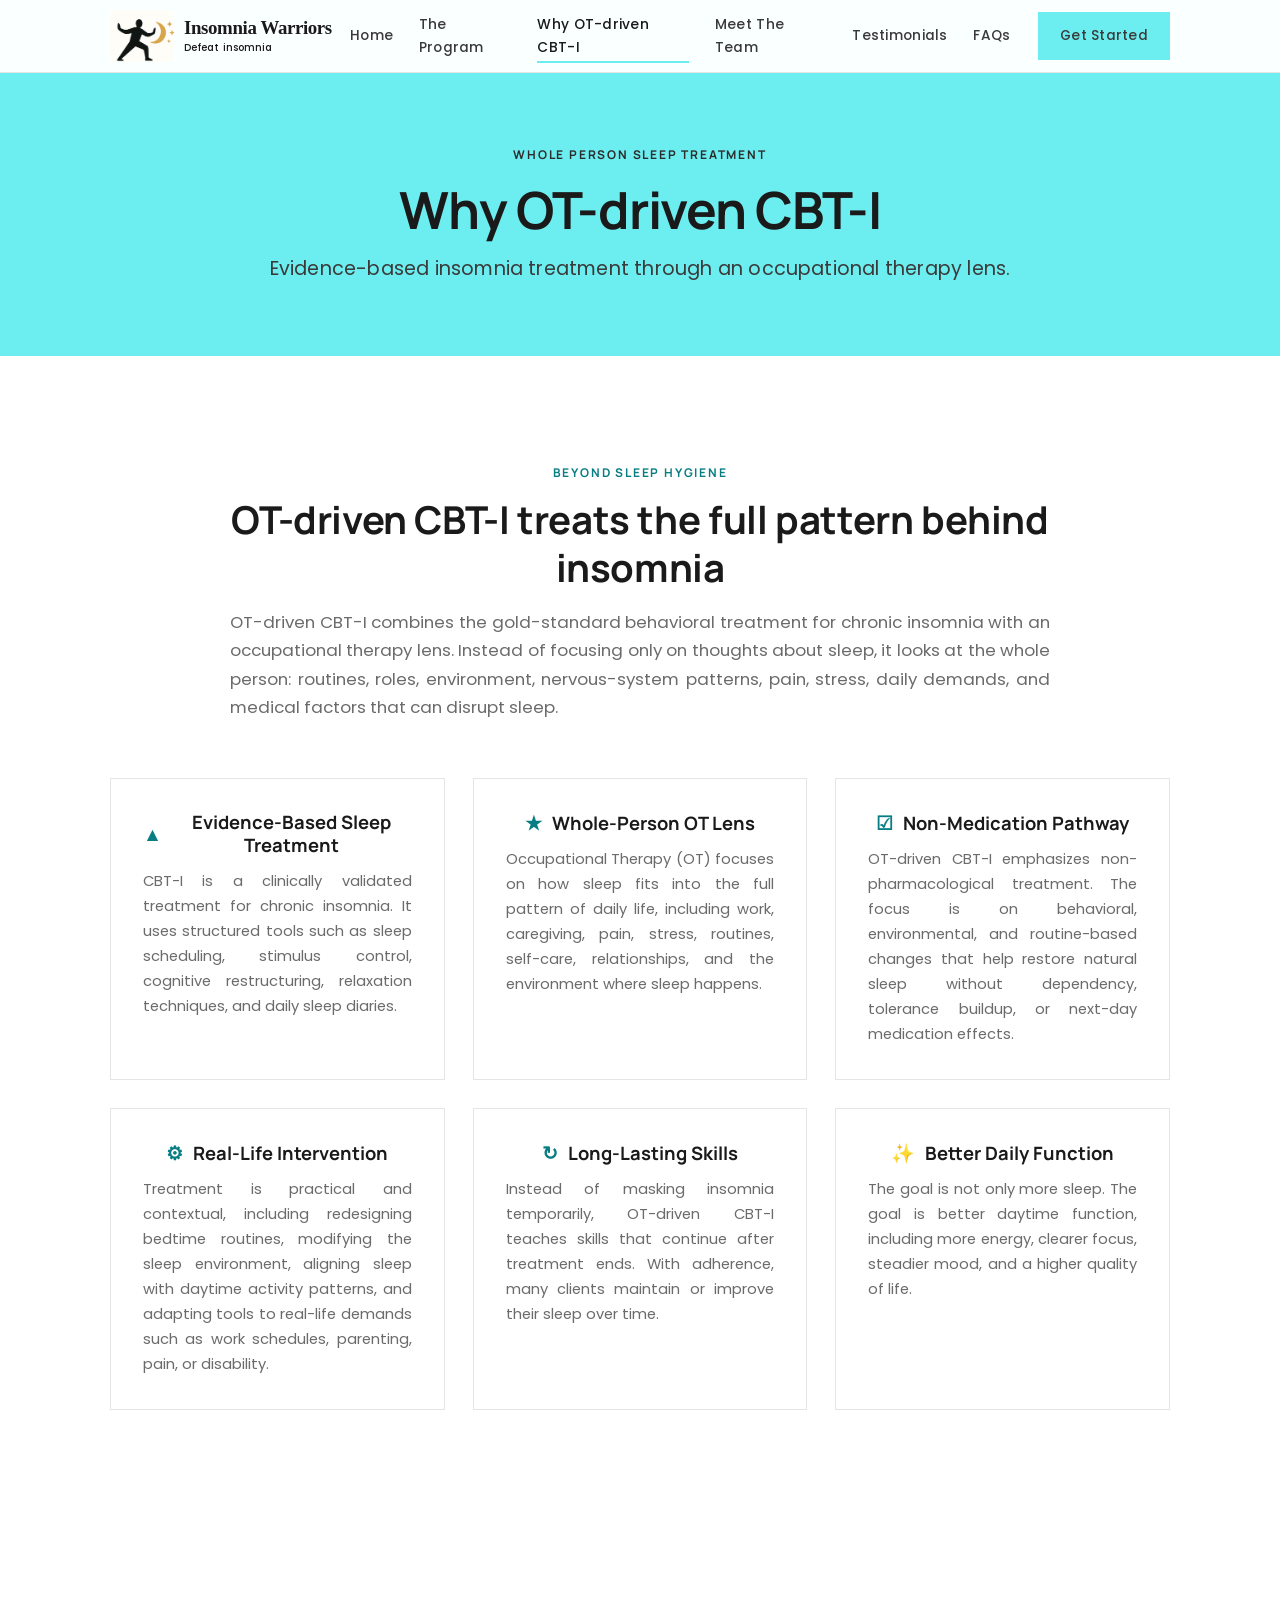
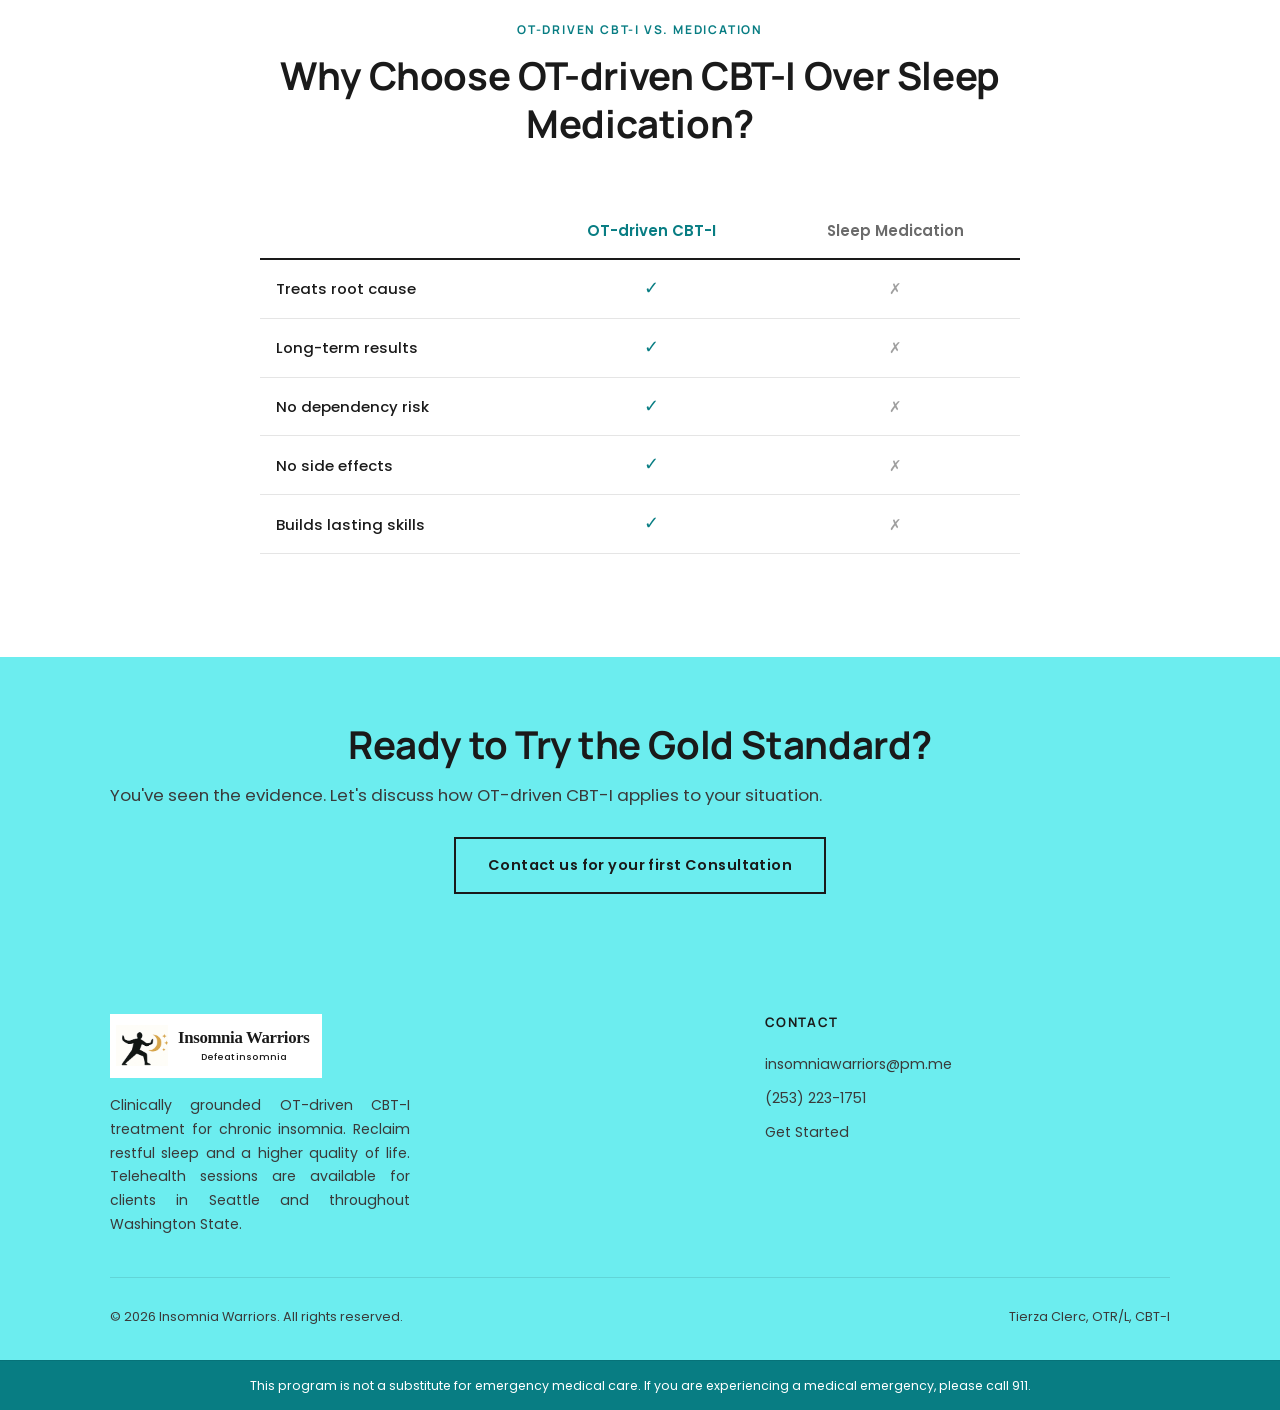
<file: why-cbti.html>
<!DOCTYPE html>
<html lang="en">
<head>
  <meta charset="UTF-8">
  <meta name="viewport" content="width=device-width, initial-scale=1.0">
  <title>Why CBT-I — Insomnia Warriors</title>
  <meta name="description" content="CBT-I is the gold standard treatment for chronic insomnia. Learn why it works better than medication — with lasting results and no side effects.">
  <meta name="robots" content="max-image-preview:large">
  <link rel="canonical" href="https://www.insomniawarriors.com/why-cbti.html">
  <meta property="og:title" content="Why CBT-I — Insomnia Warriors">
  <meta property="og:description" content="CBT-I is the gold standard treatment for chronic insomnia. Learn why it works better than medication — with lasting results and no side effects.">
  <meta property="og:image" content="https://www.insomniawarriors.com/images/social-preview.png">
  <meta property="og:image:width" content="1200">
  <meta property="og:image:height" content="630">
  <meta property="og:image:alt" content="Insomnia Warriors logo with the tagline Defeat insomnia">
  <meta property="og:url" content="https://www.insomniawarriors.com/why-cbti.html">
  <meta property="og:type" content="website">
  <meta property="og:site_name" content="Insomnia Warriors">
  <meta name="twitter:card" content="summary_large_image">
  <meta name="twitter:title" content="Why CBT-I — Insomnia Warriors">
  <meta name="twitter:description" content="CBT-I is the gold standard treatment for chronic insomnia. Learn why it works better than medication — with lasting results and no side effects.">
  <meta name="twitter:image" content="https://www.insomniawarriors.com/images/social-preview.png">
  <meta name="twitter:image:alt" content="Insomnia Warriors logo with the tagline Defeat insomnia">
  <link rel="icon" type="image/png" sizes="32x32" href="images/favicons/favicon-32x32.png">
  <link rel="icon" type="image/png" sizes="16x16" href="images/favicons/favicon-16x16.png">
  <link rel="icon" href="images/favicons/favicon.ico" sizes="any">
  <link rel="apple-touch-icon" sizes="180x180" href="images/favicons/apple-touch-icon.png">
  <link rel="manifest" href="site.webmanifest">
  <meta name="theme-color" content="#6CEDEF">
  <link rel="preconnect" href="https://fonts.googleapis.com">
  <link rel="preconnect" href="https://fonts.gstatic.com" crossorigin>
  <link href="https://fonts.googleapis.com/css2?family=Manrope:wght@500;700&family=Poppins:ital,wght@0,300;0,400;0,500;0,600;0,700;1,400&display=swap" rel="stylesheet">
  <link rel="stylesheet" href="styles.css?v=20260510e">
  <script type="application/ld+json">
  {
    "@context": "https://schema.org",
    "@type": "MedicalWebPage",
    "name": "Why CBT-I — Insomnia Warriors",
    "description": "CBT-I is the gold standard treatment for chronic insomnia. Learn why it works better than medication — with lasting results and no side effects.",
    "url": "https://www.insomniawarriors.com/why-cbti.html",
    "about": {
        "@type": "MedicalTherapy",
        "name": "Cognitive Behavioral Therapy for Insomnia (CBT-I)",
        "description": "An evidence-based therapy that treats the root cause of insomnia through sleep scheduling, stimulus control, cognitive restructuring, and relaxation techniques. Unlike sleep medication, OT-driven CBT-I produces long-lasting results with no side effects or dependency risk.",
        "medicineSystem": "EvidenceBased"
    }
}
  </script>
</head>
<body>

  <!-- ====== HEADER ====== -->
  <header class="site-header" id="site-header">
    <div class="container header-inner">
      <a href="index.html" class="logo-lockup logo-lockup-header" aria-label="Insomnia Warriors home">
        <img src="images/logo-cropped.png" alt="" class="logo-mark" aria-hidden="true">
        <span class="logo-type">
          <span class="logo-name">Insomnia Warriors</span>
          <span class="logo-tagline">Defeat insomnia</span>
        </span>
      </a>
      <nav class="nav-links" id="nav-links">
        <a href="index.html">Home</a>
        <a href="program.html">The Program</a>
        <a href="why-cbti.html" class="active">Why OT-driven CBT-I</a>
        <a href="about.html">Meet The Team</a>
        <a href="testimonials.html">Testimonials</a>
        <a href="faqs.html">FAQs</a>
        <a href="contact.html" class="btn btn-primary nav-cta">Get Started</a>
      </nav>
      <button class="nav-toggle" id="nav-toggle" aria-label="Toggle navigation" aria-controls="nav-links" aria-expanded="false">
        <span></span><span></span><span></span>
      </button>
    </div>
  </header>

  <main>
  <!-- ====== PAGE HEADER ====== -->
  <section class="page-header">
    <div class="container">
      <span class="section-label">Whole Person Sleep Treatment</span>
      <h1>Why OT-driven CBT-I</h1>
      <p class="subtitle">Evidence-based insomnia treatment through an occupational therapy lens.</p>
    </div>
  </section>

  <!-- ====== OT-DRIVEN CBT-I ====== -->
  <section class="section">
    <div class="container">
      <div class="section-header">
        <span class="section-label">Beyond sleep hygiene</span>
        <h2>OT-driven CBT-I treats the full pattern behind insomnia</h2>
        <p>OT-driven CBT-I combines the gold-standard behavioral treatment for chronic insomnia with an occupational therapy lens. Instead of focusing only on thoughts about sleep, it looks at the whole person: routines, roles, environment, nervous-system patterns, pain, stress, daily demands, and medical factors that can disrupt sleep.</p>
      </div>
      <div class="benefits-grid">
        <div class="benefit-card">
          <h4><span class="icon">&#9650;</span> Evidence-Based Sleep Treatment</h4>
          <p>CBT-I is a clinically validated treatment for chronic insomnia. It uses structured tools such as sleep scheduling, stimulus control, cognitive restructuring, relaxation techniques, and daily sleep diaries.</p>
        </div>
        <div class="benefit-card">
          <h4><span class="icon">&#9733;</span> Whole-Person OT Lens</h4>
          <p>Occupational Therapy (OT) focuses on how sleep fits into the full pattern of daily life, including work, caregiving, pain, stress, routines, self-care, relationships, and the environment where sleep happens.</p>
        </div>
        <div class="benefit-card">
          <h4><span class="icon">&#9745;</span> Non-Medication Pathway</h4>
          <p>OT-driven CBT-I emphasizes non-pharmacological treatment. The focus is on behavioral, environmental, and routine-based changes that help restore natural sleep without dependency, tolerance buildup, or next-day medication effects.</p>
        </div>
        <div class="benefit-card">
          <h4><span class="icon">&#9881;</span> Real-Life Intervention</h4>
          <p>Treatment is practical and contextual, including redesigning bedtime routines, modifying the sleep environment, aligning sleep with daytime activity patterns, and adapting tools to real-life demands such as work schedules, parenting, pain, or disability.</p>
        </div>
        <div class="benefit-card">
          <h4><span class="icon">&#8635;</span> Long-Lasting Skills</h4>
          <p>Instead of masking insomnia temporarily, OT-driven CBT-I teaches skills that continue after treatment ends. With adherence, many clients maintain or improve their sleep over time.</p>
        </div>
        <div class="benefit-card">
          <h4><span class="icon">&#10024;</span> Better Daily Function</h4>
          <p>The goal is not only more sleep. The goal is better daytime function, including more energy, clearer focus, steadier mood, and a higher quality of life.</p>
        </div>
      </div>
    </div>
  </section>

  <!-- ====== COMPARISON ====== -->
  <section class="section section-cream">
    <div class="container">
      <div class="section-header">
        <span class="section-label">OT-driven CBT-I vs. Medication</span>
        <h2>Why Choose OT-driven CBT-I Over Sleep Medication?</h2>
      </div>
      <div style="max-width:760px;margin:0 auto;">
        <table class="comparison-table">
          <caption class="sr-only">Comparison of OT-driven CBT-I versus Sleep Medication across key treatment factors</caption>
          <thead>
            <tr>
              <th></th>
              <th class="highlight">OT-driven CBT-I</th>
              <th class="muted">Sleep Medication</th>
            </tr>
          </thead>
          <tbody>
            <tr>
              <td>Treats root cause</td>
              <td class="check">&#10003;</td>
              <td class="cross">&#10007;</td>
            </tr>
            <tr>
              <td>Long-term results</td>
              <td class="check">&#10003;</td>
              <td class="cross">&#10007;</td>
            </tr>
            <tr>
              <td>No dependency risk</td>
              <td class="check">&#10003;</td>
              <td class="cross">&#10007;</td>
            </tr>
            <tr>
              <td>No side effects</td>
              <td class="check">&#10003;</td>
              <td class="cross">&#10007;</td>
            </tr>
            <tr>
              <td>Builds lasting skills</td>
              <td class="check">&#10003;</td>
              <td class="cross">&#10007;</td>
            </tr>
          </tbody>
        </table>
      </div>
    </div>
  </section>

  <!-- ====== CTA ====== -->
  <section class="cta-banner">
    <div class="container">
      <h2>Ready to Try the Gold Standard?</h2>
      <p>You've seen the evidence. Let's discuss how OT-driven CBT-I applies to your situation.</p>
      <a href="contact.html" class="btn btn-outline">Contact us for your first Consultation</a>
    </div>
  </section>
  </main>

  <!-- ====== FOOTER ====== -->
  <footer class="site-footer">
    <div class="container">
      <div class="footer-grid">
        <div class="footer-brand">
          <a href="index.html" class="logo-lockup logo-lockup-footer" aria-label="Insomnia Warriors home">
            <img src="images/logo-cropped.png" alt="" class="logo-mark" aria-hidden="true">
            <span class="logo-type">
              <span class="logo-name">Insomnia Warriors</span>
              <span class="logo-tagline">Defeat insomnia</span>
            </span>
          </a>
          <p>Clinically grounded OT-driven CBT-I treatment for chronic insomnia. Reclaim restful sleep and a higher quality of life. Telehealth sessions are available for clients in Seattle and throughout Washington State.</p>
        </div>
        <div class="footer-links">
          <h4>Contact</h4>
          <a href="mailto:insomniawarriors@pm.me" aria-label="Email Insomnia Warriors" title="Email Insomnia Warriors">insomniawarriors@pm.me</a>
          <a href="tel:+12532231751" aria-label="Call Insomnia Warriors" title="Call Insomnia Warriors">(253) 223-1751</a>
          <a href="contact.html">Get Started</a>
        </div>
      </div>
      <div class="footer-bottom">
        <span>&copy; 2026 Insomnia Warriors. All rights reserved.</span>
        <span>Tierza Clerc, OTR/L, CBT-I</span>
      </div>
    </div>
  </footer>
  <div class="disclaimer">This program is not a substitute for emergency medical care. If you are experiencing a medical emergency, please call 911.</div>

  <script>
    const header = document.getElementById('site-header');
    const navToggle = document.getElementById('nav-toggle');
    const navLinks = document.getElementById('nav-links');
    window.addEventListener('scroll', () => header.classList.toggle('scrolled', window.scrollY > 40));
    navToggle.addEventListener('click', () => {
      const isOpen = navLinks.classList.toggle('open');
      navToggle.setAttribute('aria-expanded', String(isOpen));
      document.body.classList.toggle('nav-open', isOpen);
    });
    navLinks.addEventListener('click', (event) => {
      if (event.target.tagName !== 'A') return;
      navLinks.classList.remove('open');
      navToggle.setAttribute('aria-expanded', 'false');
      document.body.classList.remove('nav-open');
    });
  </script>
</body>
</html>
</file>
<file: styles.css>
*, *::before, *::after { box-sizing: border-box; margin: 0; padding: 0; }

.sr-only {
  position: absolute;
  width: 1px;
  height: 1px;
  padding: 0;
  margin: -1px;
  overflow: hidden;
  clip: rect(0,0,0,0);
  white-space: nowrap;
  border: 0;
}

:root {
  --turquoise:       #6CEDEF;
  --turquoise-dark:  #087D83;
  --turquoise-light: #96F3F5;
  --turquoise-pale:  #E8FCFD;
  --black:           #1a1a1a;
  --charcoal:        #2c2c2c;
  --dark-gray:       #3a3a3a;
  --mid-gray:        #6b6b6b;
  --light-gray:      #a0a0a0;
  --border:          #e5e5e5;
  --surface-white:   #ffffff;
  --surface-aqua:    var(--turquoise);
  --surface-pale:    var(--turquoise-pale);
  --white:           #ffffff;
  --gold:            #8A651F;
  --gold-dark:       #6F5018;
  --gold-light:      #f0e4cc;
  --gold-pale:       #faf5ec;
  --text:            #1a1a1a;
  --text-light:      #6b6b6b;

  --font-heading: 'Manrope', -apple-system, BlinkMacSystemFont, 'Segoe UI', sans-serif;
  --font-body:    'Poppins', -apple-system, BlinkMacSystemFont, 'Segoe UI', sans-serif;

  --section-pad: clamp(60px, 8vw, 120px);
  --container:   1140px;
  --content:     820px;

  --ease: cubic-bezier(0.4, 0, 0.2, 1);
}

html { scroll-behavior: smooth; font-size: 16px; }

body {
  font-family: var(--font-body);
  color: var(--text);
  background: var(--white);
  line-height: 1.7;
  font-weight: 400;
  -webkit-font-smoothing: antialiased;
}

img { max-width: 100%; height: auto; display: block; }
a { color: inherit; text-decoration: none; }

.container {
  width: 100%;
  max-width: var(--container);
  margin: 0 auto;
  padding: 0 clamp(20px, 4vw, 40px);
}

h1, h2, h3, h4 {
  font-family: var(--font-heading);
  font-weight: 700;
  line-height: 1.25;
  color: var(--black);
}
h1 { font-size: clamp(2.2rem, 4vw, 3.4rem); letter-spacing: -0.02em; }
h2 { font-size: clamp(1.8rem, 3vw, 2.6rem); letter-spacing: -0.01em; }
h3 { font-size: clamp(1.3rem, 2vw, 1.6rem); }
h4 { font-size: 1.15rem; }

.subtitle {
  font-family: var(--font-body);
  font-size: clamp(1.05rem, 1.5vw, 1.2rem);
  color: var(--mid-gray);
  font-weight: 400;
  letter-spacing: 0.01em;
  text-align: center;
  text-align-last: center;
}

.section-label {
  display: inline-block;
  font-family: var(--font-heading);
  font-size: 0.75rem;
  font-weight: 700;
  letter-spacing: 0.15em;
  text-transform: uppercase;
  color: var(--turquoise-dark);
  margin-bottom: 12px;
}

p {
  margin-bottom: 1em;
}
p:last-child { margin-bottom: 0; }

p:not(.subtitle) {
  text-align: justify;
  text-align-last: left;
  text-justify: inter-word;
  hyphens: auto;
}

.btn {
  display: inline-flex;
  align-items: center;
  gap: 8px;
  font-family: var(--font-body);
  font-size: 0.9rem;
  font-weight: 600;
  padding: 14px 32px;
  border-radius: 0;
  border: 2px solid transparent;
  cursor: pointer;
  transition: background 0.3s var(--ease), border-color 0.3s var(--ease), color 0.3s var(--ease), transform 0.3s var(--ease), box-shadow 0.3s var(--ease);
  letter-spacing: 0.03em;
}

.btn-primary {
  background: var(--black);
  color: var(--white);
  border-color: var(--black);
}
.btn-primary:hover {
  background: var(--charcoal);
  border-color: var(--charcoal);
  transform: translateY(-1px);
  box-shadow: 0 4px 16px rgba(0, 0, 0, 0.15);
}

.btn-outline {
  background: transparent;
  color: var(--black);
  border-color: var(--black);
}
.btn-outline:hover {
  background: var(--black);
  color: var(--white);
  transform: translateY(-1px);
}

.site-header {
  position: fixed;
  top: 0; left: 0; right: 0;
  z-index: 1000;
  background: rgba(255, 255, 255, 0.97);
  backdrop-filter: blur(12px);
  border-bottom: 1px solid var(--border);
  transition: box-shadow 0.3s var(--ease);
}

.site-header.scrolled {
  box-shadow: 0 1px 20px rgba(0,0,0,0.06);
}

.header-inner {
  display: flex;
  align-items: center;
  justify-content: space-between;
  height: 72px;
  gap: 20px;
  position: relative;
}

.logo-lockup {
  display: flex;
  align-items: center;
  gap: 10px;
  font-family: var(--font-heading);
  font-size: 1.25rem;
  font-weight: 700;
  color: var(--black);
}

.logo-lockup-header {
  min-width: 220px;
}

.logo-mark {
  width: 64px;
  height: 64px;
  flex: 0 0 64px;
  object-fit: contain;
}

.logo-type {
  display: flex;
  flex-direction: column;
  justify-content: center;
  line-height: 1;
  white-space: nowrap;
}

.logo-name {
  font-family: Georgia, 'Times New Roman', serif;
  font-size: 1.18rem;
  font-weight: 700;
  letter-spacing: -0.02em;
}

.logo-tagline {
  margin-top: 5px;
  font-family: var(--font-body);
  font-size: 0.62rem;
  font-weight: 500;
  letter-spacing: 0.01em;
}

.logo-lockup-footer {
  width: fit-content;
  min-height: 64px;
  padding: 6px 12px 6px 6px;
  background: var(--white);
}

.logo-lockup-footer .logo-mark {
  width: 52px;
  height: 52px;
  flex-basis: 52px;
}

.logo-lockup-footer .logo-type {
  height: 52px;
  align-items: center;
  text-align: center;
}

.logo-lockup-footer .logo-name {
  font-size: 1.05rem;
}

.logo-lockup-footer .logo-tagline {
  font-size: 0.58rem;
}

.nav-links {
  display: flex;
  align-items: center;
  gap: clamp(16px, 2vw, 28px);
}

.nav-links a {
  font-family: var(--font-body);
  font-size: 0.86rem;
  font-weight: 500;
  color: var(--dark-gray);
  position: relative;
  transition: color 0.2s;
  letter-spacing: 0.02em;
}
.nav-links a::after {
  content: '';
  position: absolute;
  bottom: -4px;
  left: 0; right: 0;
  height: 2px;
  background: var(--turquoise);
  transform: scaleX(0);
  transition: transform 0.3s var(--ease);
}
.nav-links a:hover,
.nav-links a.active {
  color: var(--black);
}
.nav-links a:hover::after,
.nav-links a.active::after {
  transform: scaleX(1);
}

.nav-cta {
  margin-left: 2px;
  background: var(--turquoise);
  color: var(--black);
  border-color: var(--turquoise);
  padding: 10px 20px;
  min-height: 44px;
  align-items: center;
  white-space: nowrap;
}
.nav-cta:hover {
  background: var(--turquoise-dark);
  border-color: var(--turquoise-dark);
}
.nav-cta::after { display: none; }

.nav-toggle {
  display: none;
  align-items: center;
  justify-content: center;
  flex-direction: column;
  gap: 5px;
  background: none;
  border: none;
  cursor: pointer;
  padding: 8px;
  width: 42px;
  height: 42px;
  border: 1px solid transparent;
  transition: border-color 0.2s, background-color 0.2s;
  position: relative;
}
.nav-toggle:hover,
.nav-toggle:focus-visible {
  border-color: var(--gold);
  outline: none;
  background: var(--gold-pale);
}
.nav-toggle span {
  display: block;
  width: 24px;
  height: 2px;
  background: var(--black);
  transition: opacity 0.3s var(--ease), transform 0.3s var(--ease);
}

.nav-toggle::after {
  content: '×';
  display: none;
  color: var(--black);
  font-size: 2rem;
  font-weight: 300;
  line-height: 1;
  position: absolute;
  top: 50%;
  left: 50%;
  transform: translate(-50%, -54%);
}

.nav-toggle[aria-expanded="true"] span {
  opacity: 0;
  transform: scaleX(0);
}

.nav-toggle[aria-expanded="true"]::after {
  display: block;
}

.hero {
  position: relative;
  min-height: 92vh;
  display: flex;
  align-items: center;
  overflow: hidden;
  background: var(--turquoise);
  padding-top: 72px;
  padding-bottom: 72px;
}

.hero-content {
  position: relative;
  z-index: 2;
  max-width: 750px;
  text-align: center;
  margin: 0 auto;
}

.hero h1 {
  color: var(--black);
  margin-bottom: 20px;
}

.hero-subtitle {
  color: var(--black);
  font-weight: 500;
  margin-bottom: 20px;
}

.hero-copy {
  color: var(--black);
  margin-bottom: 14px;
  font-size: 1.1rem;
  font-weight: 400;
  line-height: 1.8;
  text-align: justify;
  text-align-last: left;
}

.hero-copy:last-of-type {
  margin-bottom: 28px;
}

.hero-actions {
  display: flex;
  gap: 16px;
  flex-wrap: wrap;
  margin-top: 36px;
  justify-content: center;
}

.section {
  padding: var(--section-pad) 0;
}

.section-dark {
  background: var(--surface-aqua);
  color: var(--black);
}
.section-dark h2, .section-dark h3, .section-dark h4 { color: var(--black); }
.section-dark .section-label { color: var(--charcoal); }

.section-cream { background: var(--surface-white); }

.section-header {
  text-align: center;
  max-width: var(--content);
  margin: 0 auto 56px;
}

.section-header p {
  color: var(--text-light);
  margin-top: 16px;
  font-size: 1.05rem;
}

.section-footnote {
  color: var(--text-light);
  max-width: var(--content);
  margin-left: auto;
  margin-right: auto;
}

.split-lead {
  text-align: center;
  max-width: var(--content);
  margin-left: auto;
  margin-right: auto;
}

.split-lead h2 {
  margin-bottom: 16px;
}

.split-lead p {
  color: var(--text-light);
}

.symptoms-grid {
  display: grid;
  grid-template-columns: repeat(auto-fit, minmax(300px, 1fr));
  gap: 20px;
  margin-top: 40px;
}

.symptom-card {
  display: flex;
  align-items: flex-start;
  gap: 16px;
  padding: 24px;
  background: var(--white);
  border: 1px solid var(--border);
  transition: border-color 0.3s var(--ease), box-shadow 0.3s var(--ease);
}

.symptom-card:hover {
  border-color: var(--turquoise);
  box-shadow: 0 4px 20px rgba(214, 163, 75, 0.08);
}

.symptom-icon {
  flex-shrink: 0;
  width: 40px;
  height: 40px;
  display: flex;
  align-items: center;
  justify-content: center;
  background: var(--turquoise-pale);
  color: var(--turquoise-dark);
  font-size: 1.2rem;
}

.symptom-card p {
  font-size: 0.95rem;
  line-height: 1.6;
  color: var(--dark-gray);
}

.about-grid {
  display: grid;
  grid-template-columns: 1fr 1.3fr;
  gap: 60px;
  align-items: center;
}

.about-image {
  position: relative;
  overflow: hidden;
  aspect-ratio: 3/4;
  background: var(--surface-pale);
}

.about-image img {
  width: 100%;
  height: 100%;
  object-fit: cover;
}

.credential-block {
  display: inline-flex;
  align-items: center;
  gap: 0;
  margin-bottom: 20px;
}

.about-content .credential-tag {
  display: flex;
  align-items: center;
  padding: 6px 16px;
  background: var(--gold-light);
  color: var(--black);
  font-size: 0.78rem;
  font-weight: 700;
  letter-spacing: 0.06em;
  text-transform: uppercase;
  height: 40px;
}

.about-content p { color: var(--dark-gray); font-size: 0.98rem; }
.about-content .split-lead { margin-bottom: 20px; }
.about-content .split-lead .subtitle { margin-bottom: 0; }

.cta-wrapper {
  text-align: center;
  margin-top: 20px;
}

.credentials-bar {
  display: flex;
  align-items: center;
  gap: 0;
  flex-wrap: nowrap;
}

.credentials-bar a {
  display: flex;
  align-items: center;
  height: 40px;
  padding: 4px 12px;
  background: var(--gold-light);
  border-left: 1px solid var(--border);
}

.credentials-bar img {
  height: 28px;
  width: auto;
}

.diff-grid {
  display: grid;
  grid-template-columns: repeat(auto-fit, minmax(220px, 1fr));
  gap: 32px;
  margin-top: 48px;
}

.diff-card {
  text-align: center;
  padding: 36px 24px;
}

.diff-card h4 { margin-bottom: 10px; }
.diff-card p { font-size: 0.9rem; color: var(--dark-gray); }

.steps {
  counter-reset: step;
  max-width: var(--content);
  margin: 48px auto 0;
}

.step {
  display: flex;
  gap: 28px;
  padding-bottom: 40px;
  position: relative;
}

.step:not(:last-child)::before {
  content: '';
  position: absolute;
  left: 23px;
  top: 52px;
  bottom: 0;
  width: 2px;
  background: var(--border);
}

.step-number {
  flex-shrink: 0;
  counter-increment: step;
  width: 48px;
  height: 48px;
  display: flex;
  align-items: center;
  justify-content: center;
  background: var(--turquoise-dark);
  color: var(--white);
  font-family: var(--font-heading);
  font-size: 1.1rem;
  font-weight: 700;
}

.step-content h4 {
  margin-bottom: 8px;
  padding-top: 4px;
  color: var(--gold);
}

.step-content p {
  font-size: 0.93rem;
  color: var(--text-light);
  line-height: 1.7;
}

.benefits-grid {
  display: grid;
  grid-template-columns: repeat(auto-fit, minmax(320px, 1fr));
  gap: 28px;
}

.benefit-card {
  padding: 32px;
  background: var(--white);
  border: 1px solid var(--border);
  transition: transform 0.3s var(--ease), box-shadow 0.3s var(--ease);
  text-align: center;
}

.benefit-card:hover {
  transform: translateY(-3px);
  box-shadow: 0 8px 30px rgba(0,0,0,0.06);
}

.benefit-card h4 {
  margin-bottom: 12px;
  display: flex;
  align-items: center;
  justify-content: center;
  gap: 10px;
}

.benefit-card h4 .icon { color: var(--turquoise-dark); font-size: 1.2rem; }

.benefit-card p {
  font-size: 0.92rem;
  color: var(--text-light);
}

.benefit-card ul {
  list-style: none;
  margin-top: 10px;
  max-width: 360px;
  margin-left: auto;
  margin-right: auto;
  padding-left: 0;
  text-align: left;
}

.benefit-card li {
  position: relative;
  padding-left: 20px;
  margin-bottom: 6px;
  font-size: 0.9rem;
  color: var(--text-light);
}

.benefit-card li::before {
  content: '✓';
  position: absolute;
  left: 0;
  color: var(--turquoise-dark);
  font-weight: 700;
}

.testimonials-grid {
  display: grid;
  grid-template-columns: repeat(auto-fit, minmax(340px, 1fr));
  gap: 32px;
}

.testimonial-card {
  padding: 36px;
  background: var(--white);
  border: 1px solid var(--border);
  position: relative;
}

.testimonial-card::before {
  content: '"';
  font-family: var(--font-heading);
  font-size: 4rem;
  color: var(--turquoise-dark);
  position: absolute;
  top: 16px;
  left: 28px;
  line-height: 1;
  opacity: 0.3;
}

.testimonial-card blockquote {
  font-family: var(--font-body);
  font-size: 1rem;
  line-height: 1.8;
  color: var(--dark-gray);
  margin-bottom: 20px;
  font-style: italic;
}

.testimonial-author {
  display: flex;
  align-items: center;
  gap: 14px;
}

.testimonial-author img {
  width: 48px;
  height: 48px;
  border-radius: 50%;
  object-fit: cover;
}

.testimonial-author-name {
  font-weight: 700;
  color: var(--black);
  font-size: 0.9rem;
}

.stars {
  color: var(--turquoise-dark);
  margin-bottom: 16px;
  letter-spacing: 2px;
}

.faq-list {
  max-width: var(--content);
  margin: 0 auto;
}

.faq-item {
  border-bottom: 1px solid var(--border);
}

.faq-question {
  display: flex;
  align-items: center;
  justify-content: space-between;
  width: 100%;
  padding: 22px 0;
  background: none;
  border: none;
  cursor: pointer;
  font-family: var(--font-body);
  font-size: 1.02rem;
  font-weight: 600;
  color: var(--black);
  text-align: left;
  transition: color 0.2s;
}

.faq-question:hover { color: var(--turquoise-dark); }

.faq-toggle {
  flex-shrink: 0;
  width: 28px;
  height: 28px;
  display: flex;
  align-items: center;
  justify-content: center;
  background: var(--turquoise-pale);
  color: var(--turquoise-dark);
  font-size: 1.2rem;
  transition: background 0.3s var(--ease), color 0.3s var(--ease), transform 0.3s var(--ease);
}

.faq-item.open .faq-toggle {
  background: var(--turquoise-dark);
  color: var(--white);
  transform: rotate(45deg);
}

.faq-answer {
  max-height: 0;
  overflow: hidden;
  transition: max-height 0.4s var(--ease), padding 0.3s;
}

.faq-item.open .faq-answer {
  max-height: 600px;
  padding-bottom: 22px;
}

.faq-answer p {
  font-size: 0.94rem;
  color: var(--text-light);
  line-height: 1.8;
}

.prose-block {
  max-width: var(--content);
  margin: 0 auto;
}

.prose-block p {
  font-size: 1.05rem;
  line-height: 1.8;
  margin-bottom: 20px;
}

.social-proof {
  display: inline-flex;
  align-items: center;
  gap: 12px;
  padding: 20px 32px;
  background: var(--turquoise-pale);
  border-left: 4px solid var(--turquoise);
}

.social-proof .strong {
  color: var(--black);
  font-size: 1.1rem;
  display: block;
}

.social-proof span {
  color: var(--text-light);
  font-size: 0.88rem;
}

.privacy-note {
  max-width: 600px;
  margin: 24px auto 0;
  text-align: center;
  font-size: 0.8rem;
  color: var(--light-gray);
  font-style: italic;
}

.contact-grid {
  display: grid;
  grid-template-columns: 1fr 1.2fr;
  gap: 60px;
  align-items: start;
}

.contact-info .split-lead { margin-bottom: 32px; }

.contact-detail {
  display: flex;
  align-items: center;
  gap: 14px;
  padding: 16px 0;
}

.contact-detail:not(:last-child) {
  border-bottom: 1px solid var(--border);
}

.contact-detail .icon-box {
  width: 44px;
  height: 44px;
  display: flex;
  align-items: center;
  justify-content: center;
  background: var(--turquoise-pale);
  color: var(--turquoise-dark);
  font-size: 1.1rem;
}

.contact-detail .detail-text strong {
  display: block;
  font-size: 0.82rem;
  text-transform: uppercase;
  letter-spacing: 0.08em;
  color: var(--text-light);
  font-weight: 500;
  margin-bottom: 2px;
}

.contact-detail .detail-text a,
.contact-detail .detail-text span {
  font-weight: 600;
  color: var(--black);
  font-size: 1rem;
}

.contact-form {
  background: var(--white);
  padding: 40px;
  border: 1px solid var(--border);
  box-shadow: 0 4px 24px rgba(0,0,0,0.04);
}

.contact-form h3 {
  margin-bottom: 24px;
}

.contact-form .btn {
  width: 100%;
  justify-content: center;
}

.info-callout {
  margin-top: 36px;
  padding: 24px;
  background: var(--turquoise-pale);
  border-left: 4px solid var(--turquoise);
}

.info-callout h4 {
  margin-bottom: 8px;
  font-size: 0.95rem;
}

.info-callout p {
  font-size: 0.88rem;
  color: var(--dark-gray);
  margin: 0;
}

.form-group {
  margin-bottom: 20px;
}

.form-group label {
  display: block;
  font-size: 0.85rem;
  font-weight: 600;
  color: var(--black);
  margin-bottom: 6px;
}

.form-group input,
.form-group textarea,
.form-group select {
  width: 100%;
  padding: 12px 16px;
  border: 1px solid var(--border);
  font-family: var(--font-body);
  font-size: 0.95rem;
  color: var(--text);
  background: var(--surface-pale);
  transition: border-color 0.2s, box-shadow 0.2s;
}

.form-group input:focus,
.form-group textarea:focus,
.form-group select:focus {
  outline: none;
  border-color: var(--turquoise);
  box-shadow: 0 0 0 3px rgba(108, 237, 239, 0.15);
}

.form-group textarea { min-height: 120px; resize: vertical; }

.form-row {
  display: grid;
  grid-template-columns: 1fr 1fr;
  gap: 16px;
}

.cta-banner {
  background: var(--turquoise);
  padding: 64px 0;
  text-align: center;
}

.cta-banner h2 { color: var(--black); margin-bottom: 12px; }
.cta-banner p { color: var(--dark-gray); margin-bottom: 28px; font-size: 1.05rem; }

.site-footer {
  background: var(--turquoise);
  color: var(--dark-gray);
  padding: 56px 0 32px;
}

.footer-grid {
  display: grid;
  grid-template-columns: minmax(0, 1.5fr) minmax(220px, 1fr);
  gap: 48px;
  padding-bottom: 40px;
  border-bottom: 1px solid rgba(0,0,0,0.1);
}

.footer-brand .logo-lockup {
  color: var(--black);
  margin-bottom: 16px;
}

.footer-brand p { font-size: 0.88rem; line-height: 1.7; max-width: 300px; }

.footer-links h4 {
  color: var(--black);
  font-family: var(--font-heading);
  font-size: 0.82rem;
  font-weight: 700;
  text-transform: uppercase;
  letter-spacing: 0.1em;
  margin-bottom: 18px;
}

.footer-links a {
  display: block;
  padding: 5px 0;
  font-size: 0.88rem;
  color: var(--dark-gray);
  transition: color 0.2s;
}
.footer-links a:hover { color: var(--black); }

.footer-bottom {
  display: flex;
  justify-content: space-between;
  align-items: center;
  padding-top: 28px;
  font-size: 0.8rem;
}

.disclaimer {
  background: var(--turquoise-dark);
  padding: 14px 0;
  text-align: center;
  font-size: 0.78rem;
  color: var(--white);
  border-top: 1px solid rgba(0,0,0,0.08);
}

.mt-4 { margin-top: 32px; }

.section.note-section {
  padding-top: 48px;
  padding-bottom: 48px;
}

.page-header {
  background: var(--turquoise);
  padding: 140px 0 70px;
  text-align: center;
}
.page-header h1 { color: var(--black); margin-bottom: 12px; }
.page-header .subtitle { color: var(--dark-gray); }
.page-header .section-label { color: var(--charcoal); }

.stat-bar {
  display: grid;
  grid-template-columns: repeat(2, 1fr);
  text-align: center;
  gap: 0;
  background: var(--white);
  overflow: hidden;
  box-shadow: 0 4px 30px rgba(0,0,0,0.06);
  margin-top: -48px;
  position: relative;
  z-index: 10;
  border: 1px solid var(--border);
}

.stat-item {
  padding: 32px 20px;
}
.stat-item:not(:last-child) {
  border-right: 1px solid var(--border);
}

.stat-number {
  font-family: var(--font-heading);
  font-size: clamp(1.6rem, 2.5vw, 2.2rem);
  font-weight: 700;
  color: var(--turquoise-dark);
}

.stat-label {
  font-size: 0.82rem;
  color: var(--text-light);
  margin-top: 4px;
  text-transform: uppercase;
  letter-spacing: 0.06em;
}

.comparison-table {
  width: 100%;
  border-collapse: collapse;
  font-size: 0.93rem;
}
.comparison-table thead tr {
  border-bottom: 2px solid var(--black);
}
.comparison-table th {
  padding: 14px 16px;
  font-weight: 600;
  text-align: center;
}
.comparison-table th:first-child { text-align: left; }
.comparison-table th.highlight { color: var(--turquoise-dark); }
.comparison-table th.muted { color: var(--text-light); }
.comparison-table tbody tr {
  border-bottom: 1px solid var(--border);
}
.comparison-table td {
  padding: 14px 16px;
}
.comparison-table td:first-child { font-weight: 500; }
.comparison-table td.check {
  text-align: center;
  color: var(--turquoise-dark);
  font-size: 1.1rem;
}
.comparison-table td.cross {
  text-align: center;
  color: var(--light-gray);
}

.callout {
  max-width: var(--content);
  margin: 0 auto;
  padding: 32px 36px;
  background: var(--surface-pale);
}
.callout h4 {
  margin-bottom: 12px;
  text-align: center;
}
.callout p { font-size: 0.93rem; color: var(--dark-gray); }
.callout p:last-child { margin-bottom: 0; }

@media (max-width: 900px) {
  .about-grid,
  .contact-grid {
    grid-template-columns: 1fr;
    gap: 40px;
  }

  .about-content {
    text-align: center;
  }

  .credential-block {
    justify-content: center;
  }

  .footer-grid {
    grid-template-columns: 1fr;
    gap: 32px;
  }

  .stat-bar {
    grid-template-columns: 1fr;
    margin-top: 0;
  }

  .stat-item:not(:last-child) {
    border-right: none;
    border-bottom: 1px solid var(--border);
  }
}

@media (max-width: 1040px) {
  .header-inner { height: 72px; }

  .logo-lockup-header {
    min-width: 0;
  }

  .logo-lockup-header .logo-type {
    position: absolute;
    top: 50%;
    left: 50%;
    align-items: center;
    text-align: center;
    transform: translate(-50%, -50%);
  }

  .nav-links { display: none; }
  .nav-toggle { display: flex; }

  .nav-links.open {
    display: flex;
    flex-direction: column;
    position: absolute;
    top: 72px;
    right: clamp(20px, 4vw, 40px);
    left: auto;
    bottom: auto;
    width: min(320px, calc(100vw - 40px));
    height: auto;
    min-height: 0;
    z-index: 1001;
    background: var(--white);
    padding: 22px;
    gap: 16px;
    border: 1px solid var(--border);
    box-shadow: 0 18px 40px rgba(0,0,0,0.14);
  }

  .nav-links.open a {
    font-size: 0.95rem;
    text-align: left;
  }

  .nav-links.open .nav-cta {
    margin: 6px 0 0;
    width: 100%;
    justify-content: center;
  }

  .hero {
    min-height: 92vh;
    padding-top: 96px;
    padding-bottom: 72px;
  }

  .hero-actions {
    flex-direction: column;
    align-items: center;
  }

  .hero-actions .btn {
    width: 100%;
    max-width: 300px;
    justify-content: center;
  }

  .form-row { grid-template-columns: 1fr; }

  .footer-bottom { flex-direction: column; gap: 12px; text-align: center; }

  .testimonials-grid { grid-template-columns: 1fr; }

  .credentials-bar img { height: 32px; }
}


@media (max-width: 480px) {
  h1 { font-size: 1.75rem; }
  h2 { font-size: 1.35rem; }
  .section { padding: 48px 0; }
  .page-header { padding: 100px 0 40px; }
  .hero {
    min-height: 86vh;
    padding-top: 96px;
    padding-bottom: 64px;
  }
  .hero h1 { font-size: 2rem; }
  .benefits-grid { grid-template-columns: 1fr; }
  .comparison-table { font-size: 0.85rem; }
  .btn { padding: 12px 24px; font-size: 0.9rem; }
}
</file>
